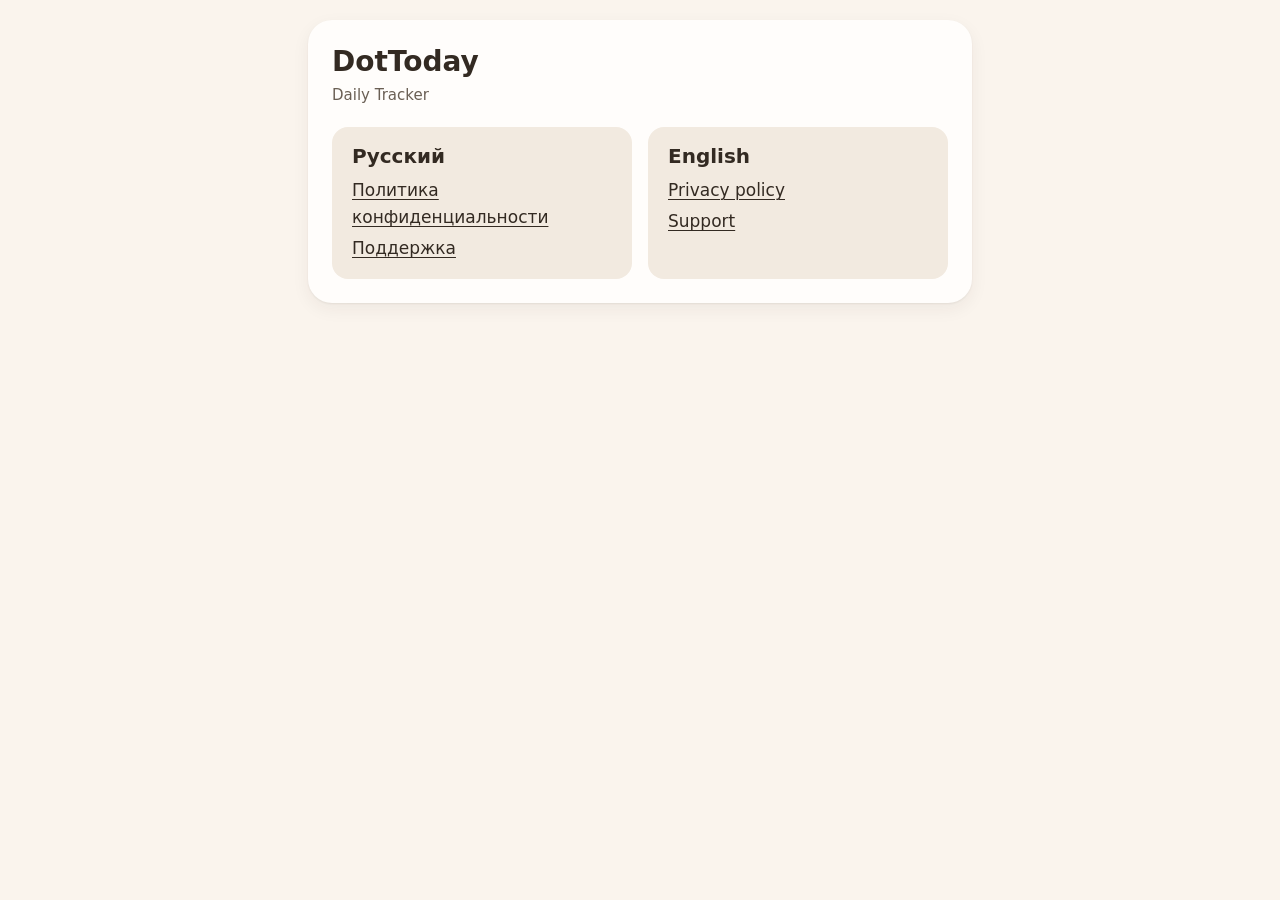
<file: index.html>
<!doctype html>
<html lang="ru">
<head>
  <meta charset="utf-8">
  <meta name="viewport" content="width=device-width, initial-scale=1">
  <meta name="color-scheme" content="only light">
  <title>DotToday</title>
  <meta name="description" content="DotToday: политика конфиденциальности и поддержка. Privacy policy and support.">
  <link rel="icon" href="data:,">
  <link rel="stylesheet" href="style.css">
</head>
<body>
  <div class="page">
    <main class="sheet sheet-first">
      <h1>DotToday</h1>
      <p class="meta" lang="en">Daily Tracker</p>

      <div class="choice">
        <section aria-labelledby="choice-ru">
          <h2 id="choice-ru">Русский</h2>
          <ul>
            <li><a href="ru/privacy.html" hreflang="ru">Политика конфиденциальности</a></li>
            <li><a href="ru/support.html" hreflang="ru">Поддержка</a></li>
          </ul>
        </section>

        <section lang="en" aria-labelledby="choice-en">
          <h2 id="choice-en">English</h2>
          <ul>
            <li><a href="en/privacy.html" hreflang="en">Privacy policy</a></li>
            <li><a href="en/support.html" hreflang="en">Support</a></li>
          </ul>
        </section>
      </div>
    </main>
  </div>
</body>
</html>
</file>
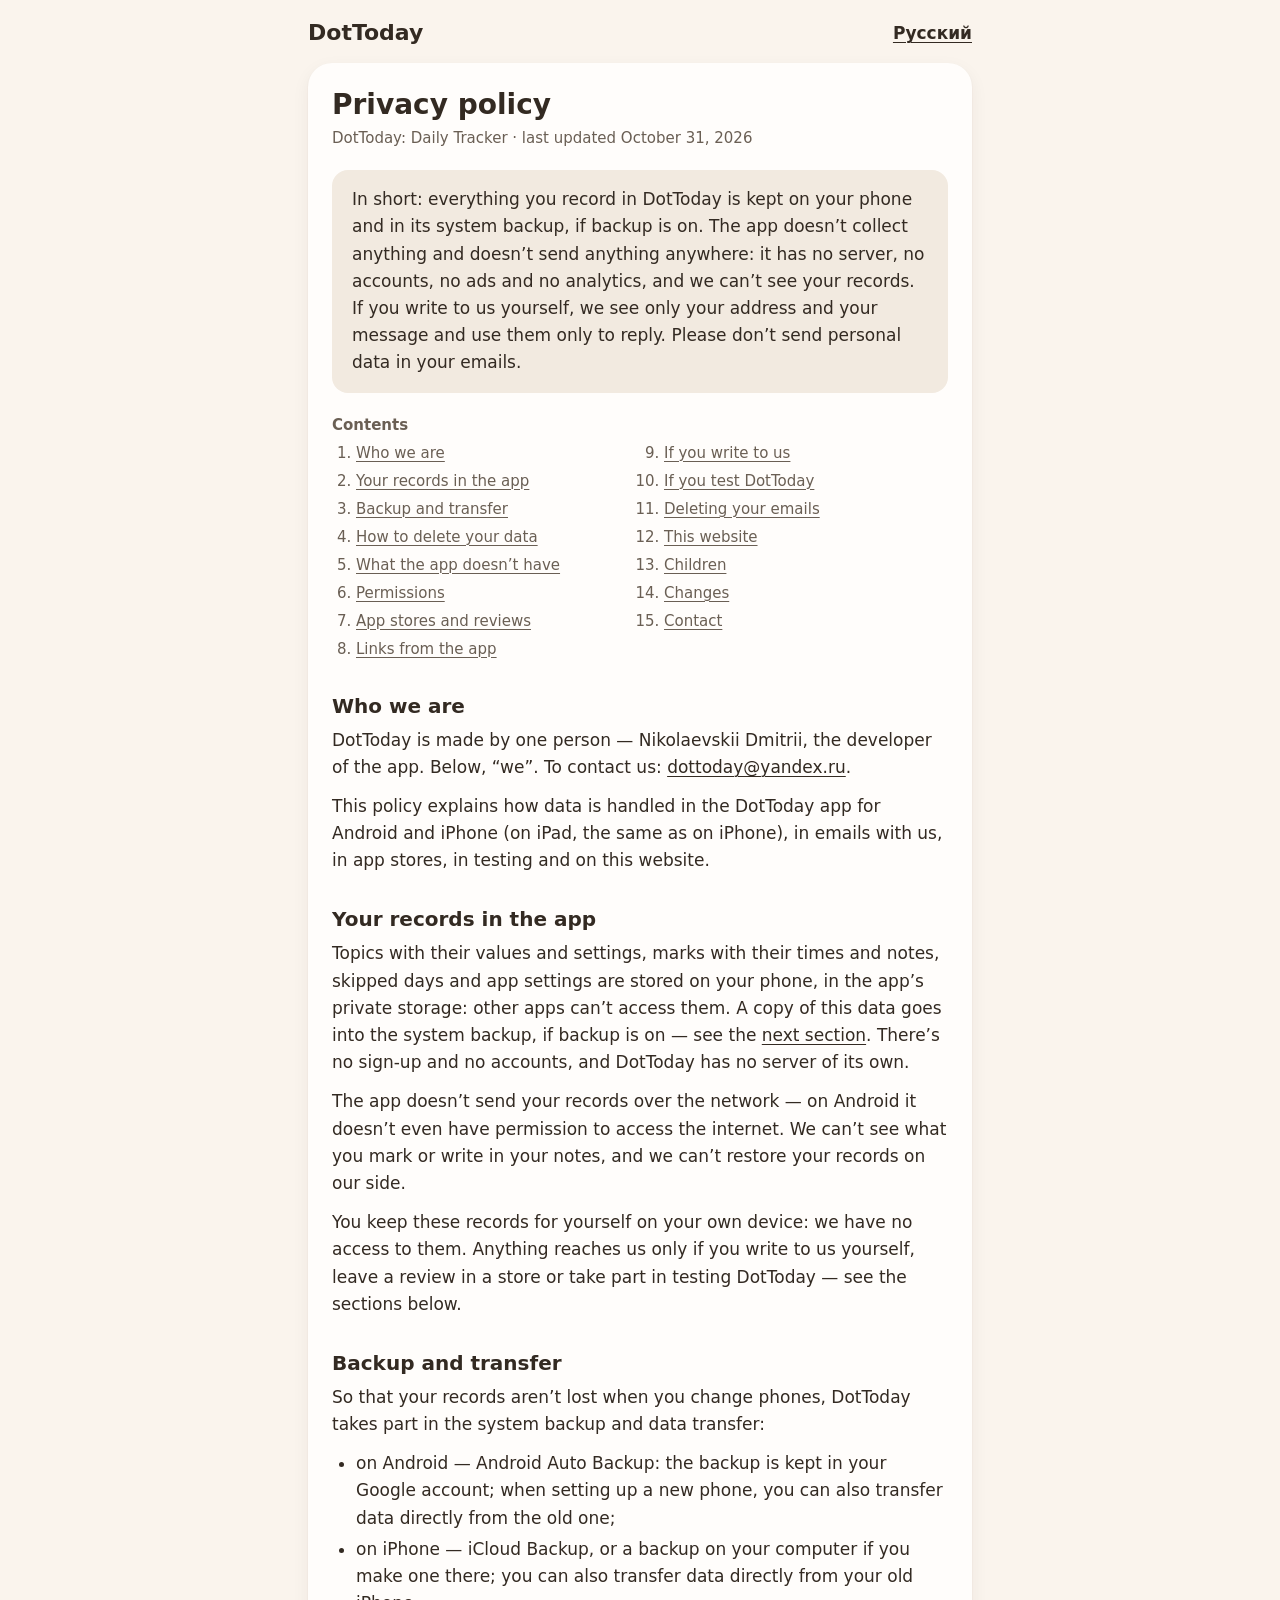
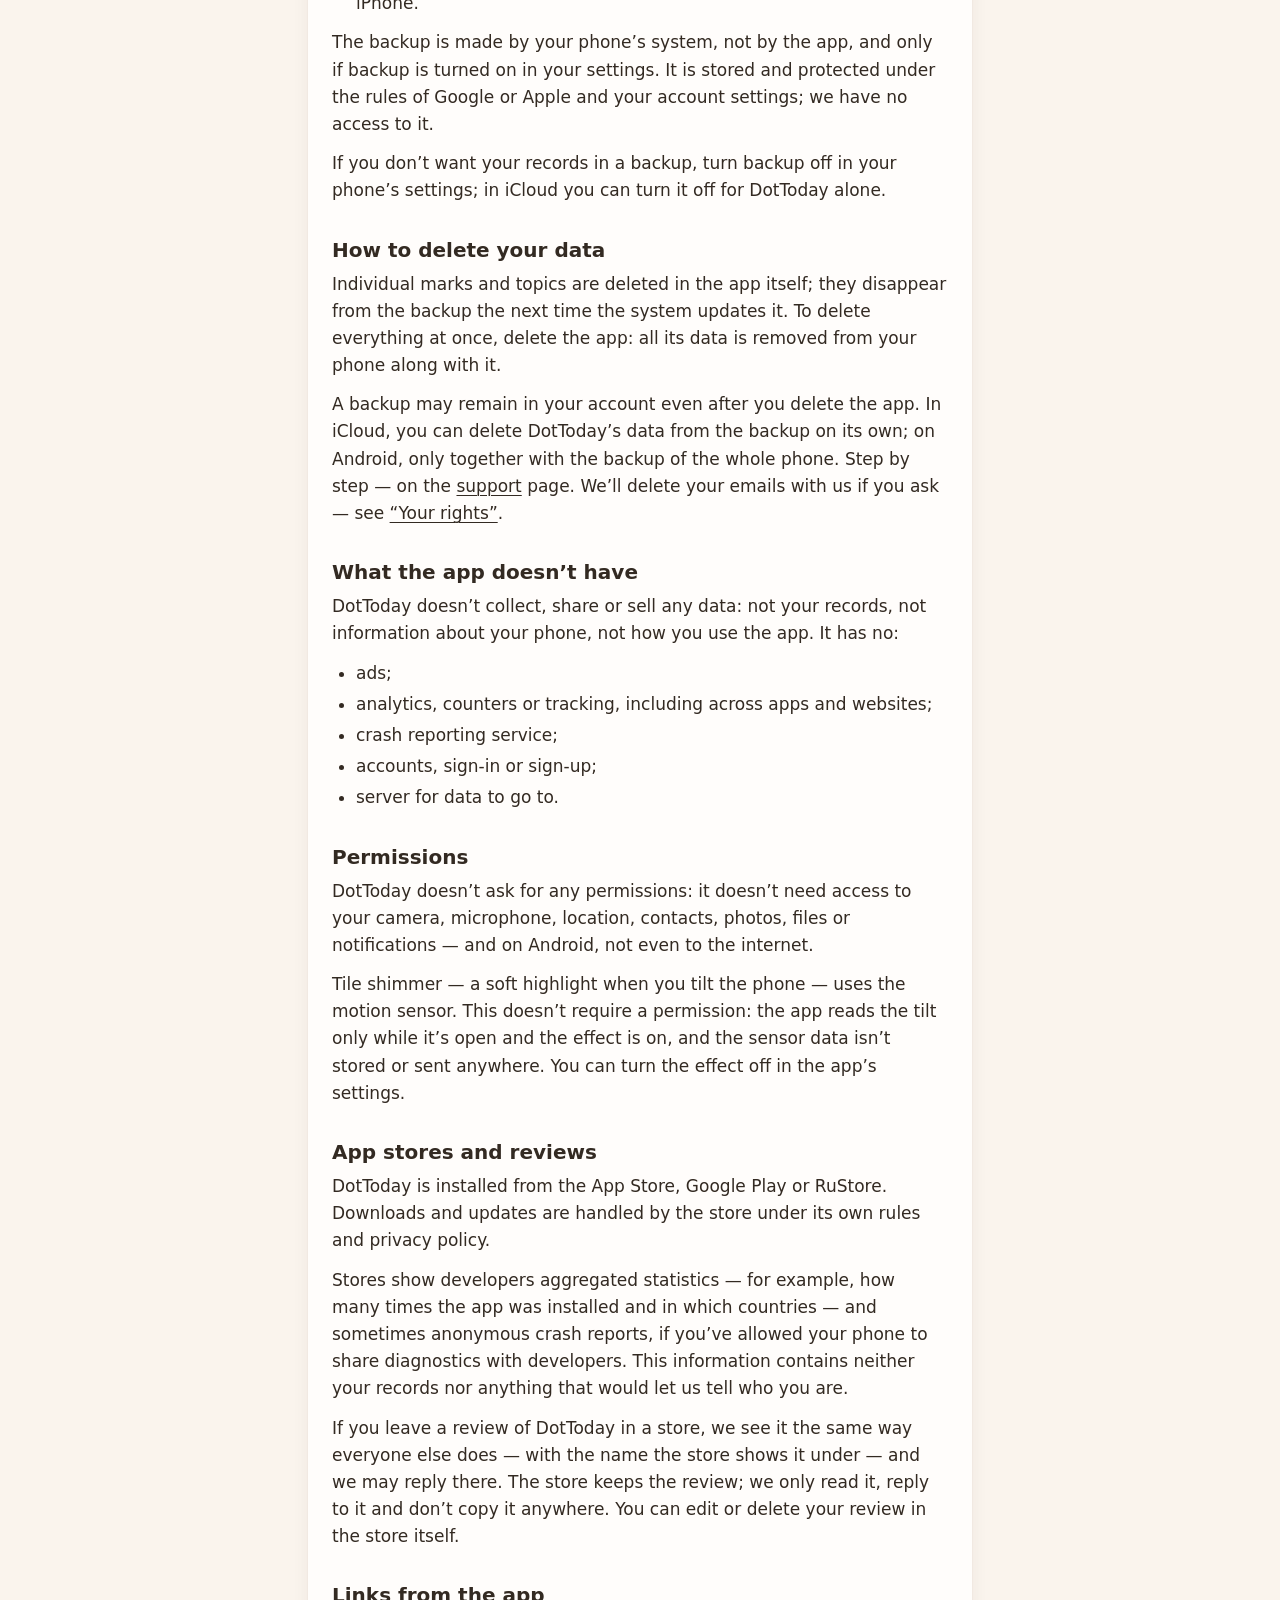
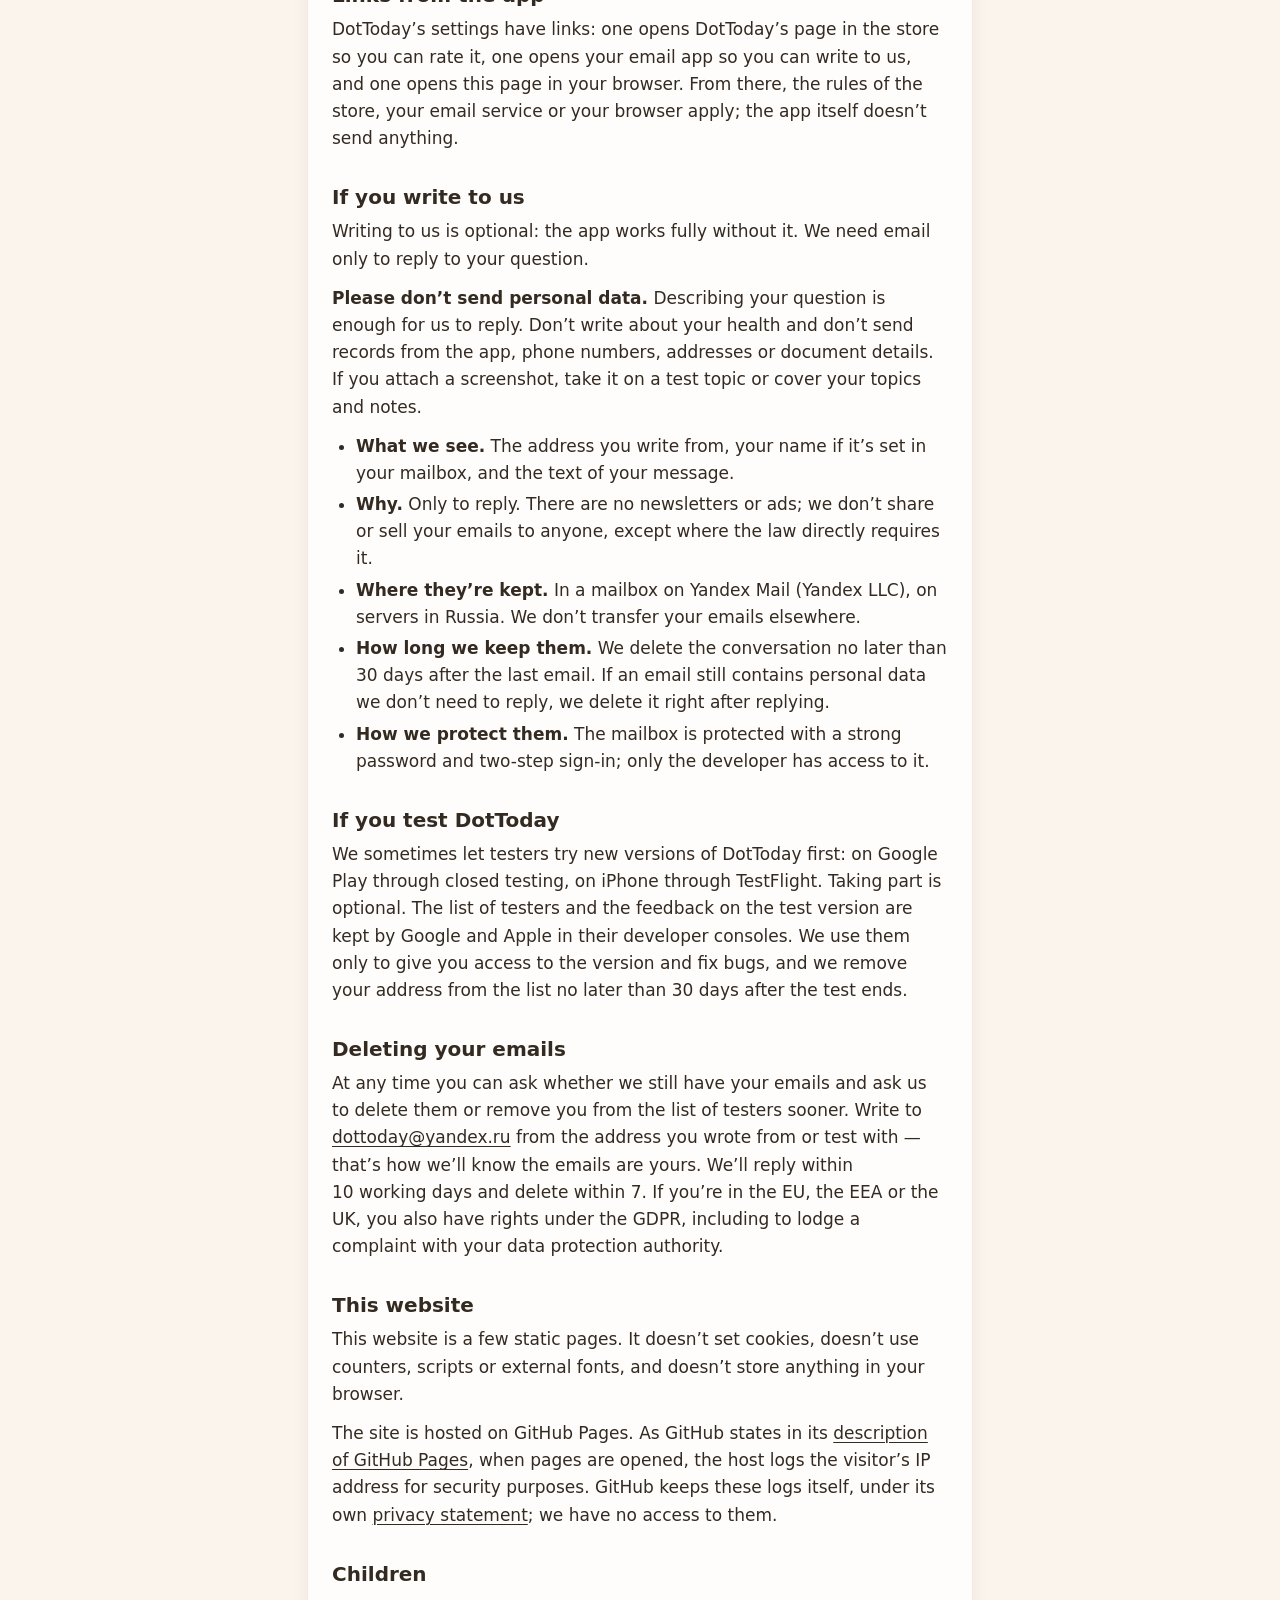
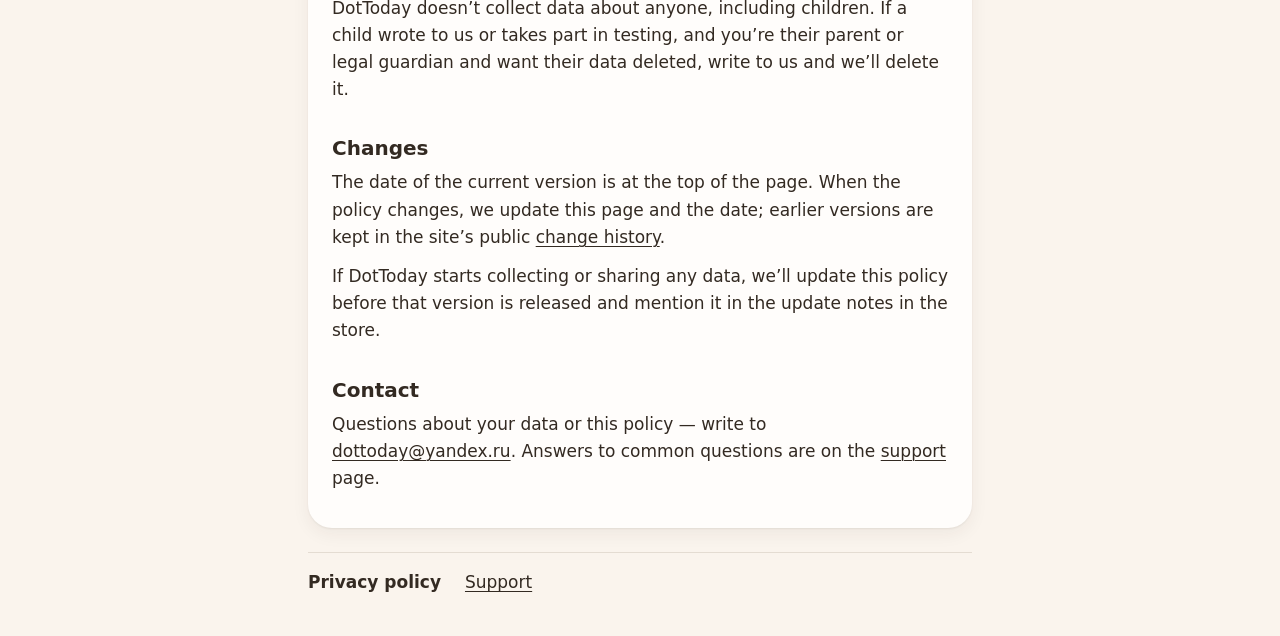
<file: en/privacy.html>
<!doctype html>
<html lang="en">
<head>
  <meta charset="utf-8">
  <meta name="viewport" content="width=device-width, initial-scale=1">
  <meta name="color-scheme" content="only light">
  <title>Privacy policy — DotToday</title>
  <meta name="description" content="DotToday keeps your records on your phone and in its system backup, if backup is on. The app doesn’t collect or share anything.">
  <link rel="icon" href="data:,">
  <link rel="stylesheet" href="../style.css">
  <link rel="alternate" hreflang="ru" href="../ru/privacy.html">
</head>
<body>
  <div class="page">
    <header class="top">
      <a class="mark" href="../index.html">DotToday</a>
      <a class="lang" href="../ru/privacy.html" hreflang="ru" lang="ru">Русский</a>
    </header>

    <main class="sheet">
      <h1>Privacy policy</h1>
      <p class="meta">DotToday: Daily Tracker · last updated <time datetime="2026-10-31">October 31, 2026</time></p>

      <p class="lead">In short: everything you record in DotToday is kept on your phone and in its system backup, if backup is on. The app doesn’t collect anything and doesn’t send anything anywhere: it has no server, no accounts, no ads and no analytics, and we can’t see your records. If you write to us yourself, we see only your address and your message and use them only to reply. Please don’t send personal data in your emails.</p>

      <nav class="toc" aria-labelledby="toc-title">
        <p class="toc-title" id="toc-title">Contents</p>
        <ol>
          <li><a href="#who">Who we are</a></li>
          <li><a href="#app">Your records in the app</a></li>
          <li><a href="#backup">Backup and transfer</a></li>
          <li><a href="#delete">How to delete your data</a></li>
          <li><a href="#not-collected">What the app doesn’t have</a></li>
          <li><a href="#permissions">Permissions</a></li>
          <li><a href="#stores">App stores and reviews</a></li>
          <li><a href="#links">Links from the app</a></li>
          <li><a href="#mail">If you write to us</a></li>
          <li><a href="#testing">If you test DotToday</a></li>
          <li><a href="#rights">Deleting your emails</a></li>
          <li><a href="#site">This website</a></li>
          <li><a href="#children">Children</a></li>
          <li><a href="#changes">Changes</a></li>
          <li><a href="#contacts">Contact</a></li>
        </ol>
      </nav>

      <h2 id="who">Who we are</h2>
      <p>DotToday is made by one person — Nikolaevskii Dmitrii, the developer of the app. Below, “we”. To contact us: <a href="mailto:dottoday@yandex.ru">dottoday@yandex.ru</a>.</p>
      <p>This policy explains how data is handled in the DotToday app for Android and iPhone (on iPad, the same as on iPhone), in emails with us, in app stores, in testing and on this website.</p>

      <h2 id="app">Your records in the app</h2>
      <p>Topics with their values and settings, marks with their times and notes, skipped days and app settings are stored on your phone, in the app’s private storage: other apps can’t access them. A copy of this data goes into the system backup, if backup is on — see the <a href="#backup">next section</a>. There’s no sign-up and no accounts, and DotToday has no server of its own.</p>
      <p>The app doesn’t send your records over the network — on Android it doesn’t even have permission to access the internet. We can’t see what you mark or write in your notes, and we can’t restore your records on our side.</p>
      <p>You keep these records for yourself on your own device: we have no access to them. Anything reaches us only if you write to us yourself, leave a review in a store or take part in testing DotToday — see the sections below.</p>

      <h2 id="backup">Backup and transfer</h2>
      <p>So that your records aren’t lost when you change phones, DotToday takes part in the system backup and data transfer:</p>
      <ul>
        <li>on Android — Android Auto Backup: the backup is kept in your Google account; when setting up a new phone, you can also transfer data directly from the old one;</li>
        <li>on iPhone — iCloud Backup, or a backup on your computer if you make one there; you can also transfer data directly from your old iPhone.</li>
      </ul>
      <p>The backup is made by your phone’s system, not by the app, and only if backup is turned on in your settings. It is stored and protected under the rules of Google or Apple and your account settings; we have no access to it.</p>
      <p>If you don’t want your records in a backup, turn backup off in your phone’s settings; in iCloud you can turn it off for DotToday alone.</p>

      <h2 id="delete">How to delete your data</h2>
      <p>Individual marks and topics are deleted in the app itself; they disappear from the backup the next time the system updates it. To delete everything at once, delete the app: all its data is removed from your phone along with it.</p>
      <p>A backup may remain in your account even after you delete the app. In iCloud, you can delete DotToday’s data from the backup on its own; on Android, only together with the backup of the whole phone. Step by step — on the <a href="support.html#delete">support</a> page. We’ll delete your emails with us if you ask — see <a href="#rights">“Your rights”</a>.</p>

      <h2 id="not-collected">What the app doesn’t have</h2>
      <p>DotToday doesn’t collect, share or sell any data: not your records, not information about your phone, not how you use the app. It has no:</p>
      <ul>
        <li>ads;</li>
        <li>analytics, counters or tracking, including across apps and websites;</li>
        <li>crash reporting service;</li>
        <li>accounts, sign-in or sign-up;</li>
        <li>server for data to go to.</li>
      </ul>

      <h2 id="permissions">Permissions</h2>
      <p>DotToday doesn’t ask for any permissions: it doesn’t need access to your camera, microphone, location, contacts, photos, files or notifications — and on Android, not even to the internet.</p>
      <p>Tile shimmer — a soft highlight when you tilt the phone — uses the motion sensor. This doesn’t require a permission: the app reads the tilt only while it’s open and the effect is on, and the sensor data isn’t stored or sent anywhere. You can turn the effect off in the app’s settings.</p>

      <h2 id="stores">App stores and reviews</h2>
      <p>DotToday is installed from the App Store, Google Play or RuStore. Downloads and updates are handled by the store under its own rules and privacy policy.</p>
      <p>Stores show developers aggregated statistics — for example, how many times the app was installed and in which countries — and sometimes anonymous crash reports, if you’ve allowed your phone to share diagnostics with developers. This information contains neither your records nor anything that would let us tell who you are.</p>
      <p>If you leave a review of DotToday in a store, we see it the same way everyone else does — with the name the store shows it under — and we may reply there. The store keeps the review; we only read it, reply to it and don’t copy it anywhere. You can edit or delete your review in the store itself.</p>

      <h2 id="links">Links from the app</h2>
      <p>DotToday’s settings have links: one opens DotToday’s page in the store so you can rate it, one opens your email app so you can write to us, and one opens this page in your browser. From there, the rules of the store, your email service or your browser apply; the app itself doesn’t send anything.</p>

      <h2 id="mail">If you write to us</h2>
      <p>Writing to us is optional: the app works fully without it. We need email only to reply to your question.</p>
      <p><strong>Please don’t send personal data.</strong> Describing your question is enough for us to reply. Don’t write about your health and don’t send records from the app, phone numbers, addresses or document details. If you attach a screenshot, take it on a test topic or cover your topics and notes.</p>
      <ul>
        <li><strong>What we see.</strong> The address you write from, your name if it’s set in your mailbox, and the text of your message.</li>
        <li><strong>Why.</strong> Only to reply. There are no newsletters or ads; we don’t share or sell your emails to anyone, except where the law directly requires it.</li>
        <li><strong>Where they’re kept.</strong> In a mailbox on Yandex Mail (Yandex LLC), on servers in Russia. We don’t transfer your emails elsewhere.</li>
        <li><strong>How long we keep them.</strong> We delete the conversation no later than 30&nbsp;days after the last email. If an email still contains personal data we don’t need to reply, we delete it right after replying.</li>
        <li><strong>How we protect them.</strong> The mailbox is protected with a strong password and two-step sign-in; only the developer has access to it.</li>
      </ul>

      <h2 id="testing">If you test DotToday</h2>
      <p>We sometimes let testers try new versions of DotToday first: on Google Play through closed testing, on iPhone through TestFlight. Taking part is optional. The list of testers and the feedback on the test version are kept by Google and Apple in their developer consoles. We use them only to give you access to the version and fix bugs, and we remove your address from the list no later than 30&nbsp;days after the test ends.</p>

      <h2 id="rights">Deleting your emails</h2>
      <p>At any time you can ask whether we still have your emails and ask us to delete them or remove you from the list of testers sooner. Write to <a href="mailto:dottoday@yandex.ru">dottoday@yandex.ru</a> from the address you wrote from or test with — that’s how we’ll know the emails are yours. We’ll reply within 10&nbsp;working days and delete within 7. If you’re in the EU, the EEA or the UK, you also have rights under the GDPR, including to lodge a complaint with your data protection authority.</p>

      <h2 id="site">This website</h2>
      <p>This website is a few static pages. It doesn’t set cookies, doesn’t use counters, scripts or external fonts, and doesn’t store anything in your browser.</p>
      <p>The site is hosted on GitHub Pages. As GitHub states in its <a href="https://docs.github.com/en/pages/getting-started-with-github-pages/about-github-pages#data-collection">description of GitHub Pages</a>, when pages are opened, the host logs the visitor’s IP address for security purposes. GitHub keeps these logs itself, under its own <a href="https://docs.github.com/en/site-policy/privacy-policies/github-general-privacy-statement">privacy statement</a>; we have no access to them.</p>

      <h2 id="children">Children</h2>
      <p>DotToday doesn’t collect data about anyone, including children. If a child wrote to us or takes part in testing, and you’re their parent or legal guardian and want their data deleted, write to us and we’ll delete it.</p>

      <h2 id="changes">Changes</h2>
      <p>The date of the current version is at the top of the page. When the policy changes, we update this page and the date; earlier versions are kept in the site’s public <a href="https://github.com/DmitryWake/dottoday-site/commits/main">change history</a>.</p>
      <p>If DotToday starts collecting or sharing any data, we’ll update this policy before that version is released and mention it in the update notes in the store.</p>

      <h2 id="contacts">Contact</h2>
      <p>Questions about your data or this policy — write to <a href="mailto:dottoday@yandex.ru">dottoday@yandex.ru</a>. Answers to common questions are on the <a href="support.html">support</a> page.</p>
    </main>

    <footer class="foot">
      <nav aria-label="Site pages">
        <ul>
          <li><a href="privacy.html" aria-current="page">Privacy policy</a></li>
          <li><a href="support.html">Support</a></li>
        </ul>
      </nav>
    </footer>
  </div>
</body>
</html>
</file>
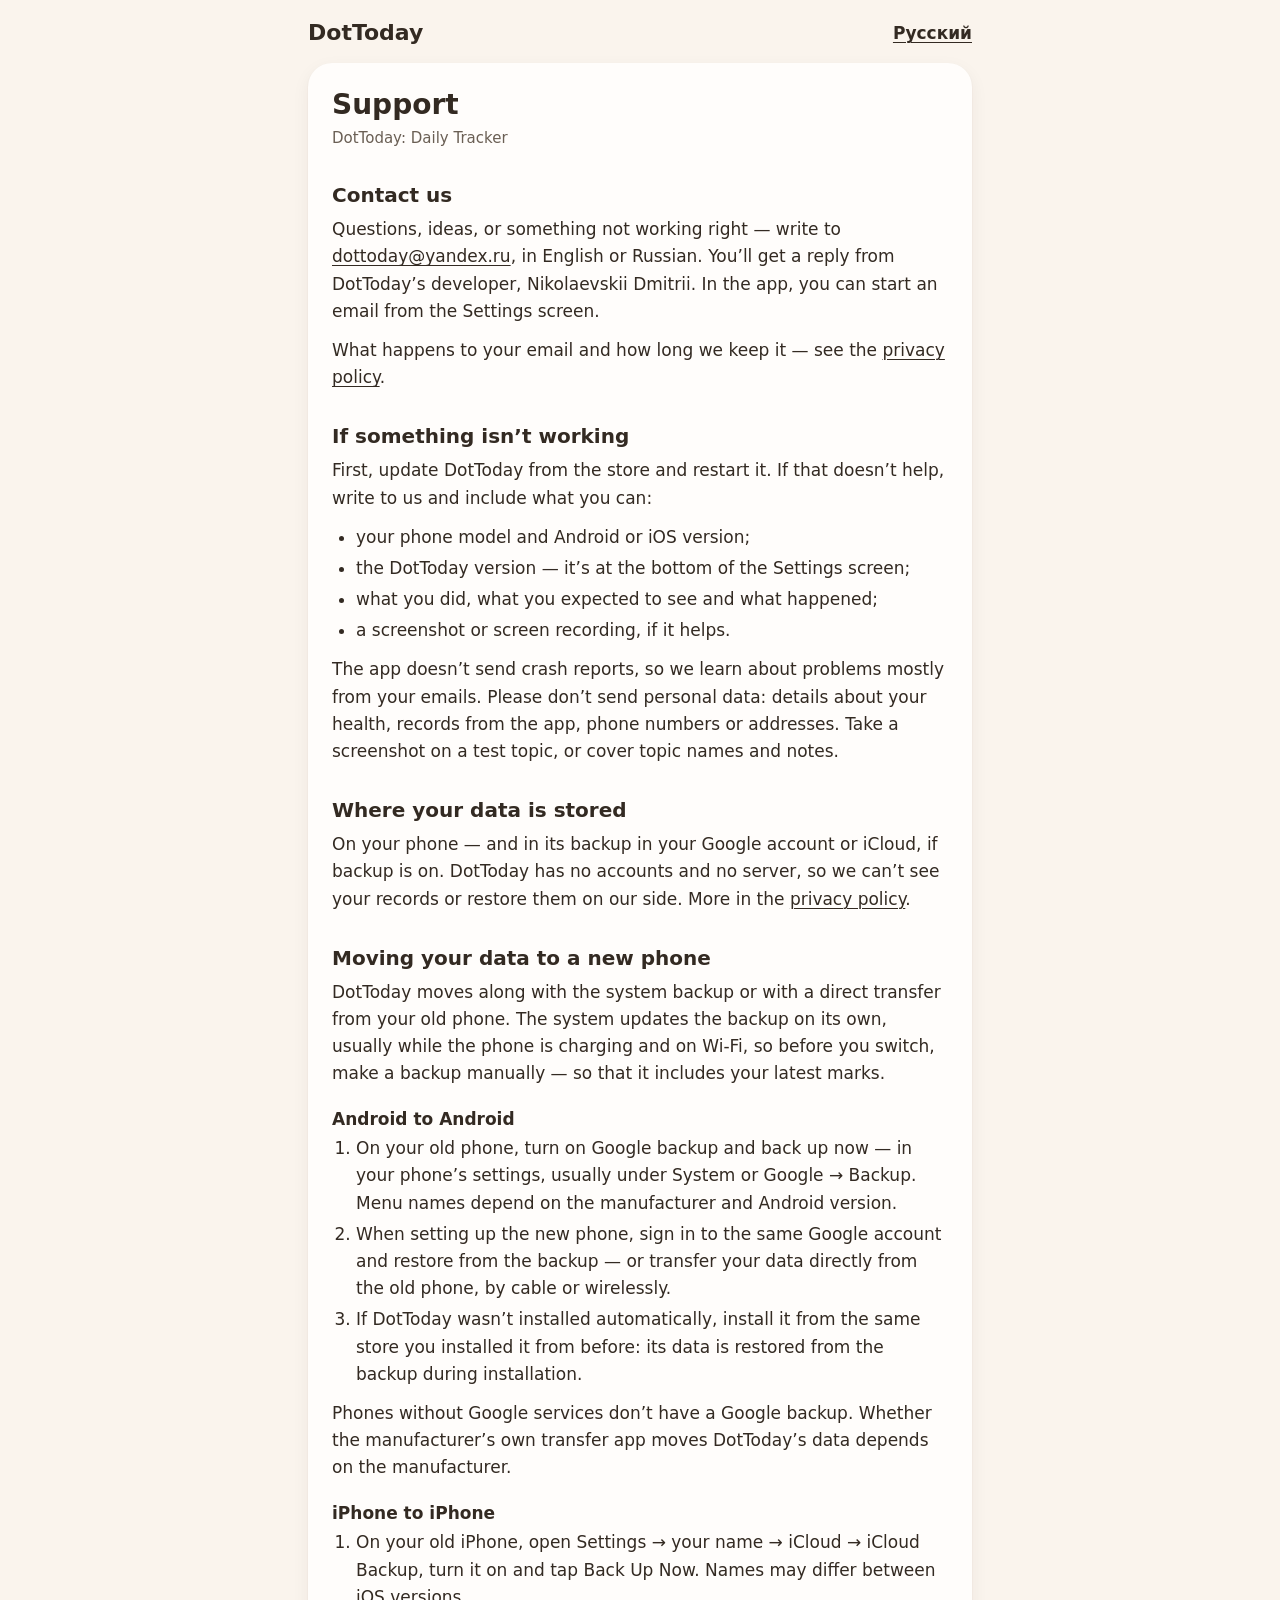
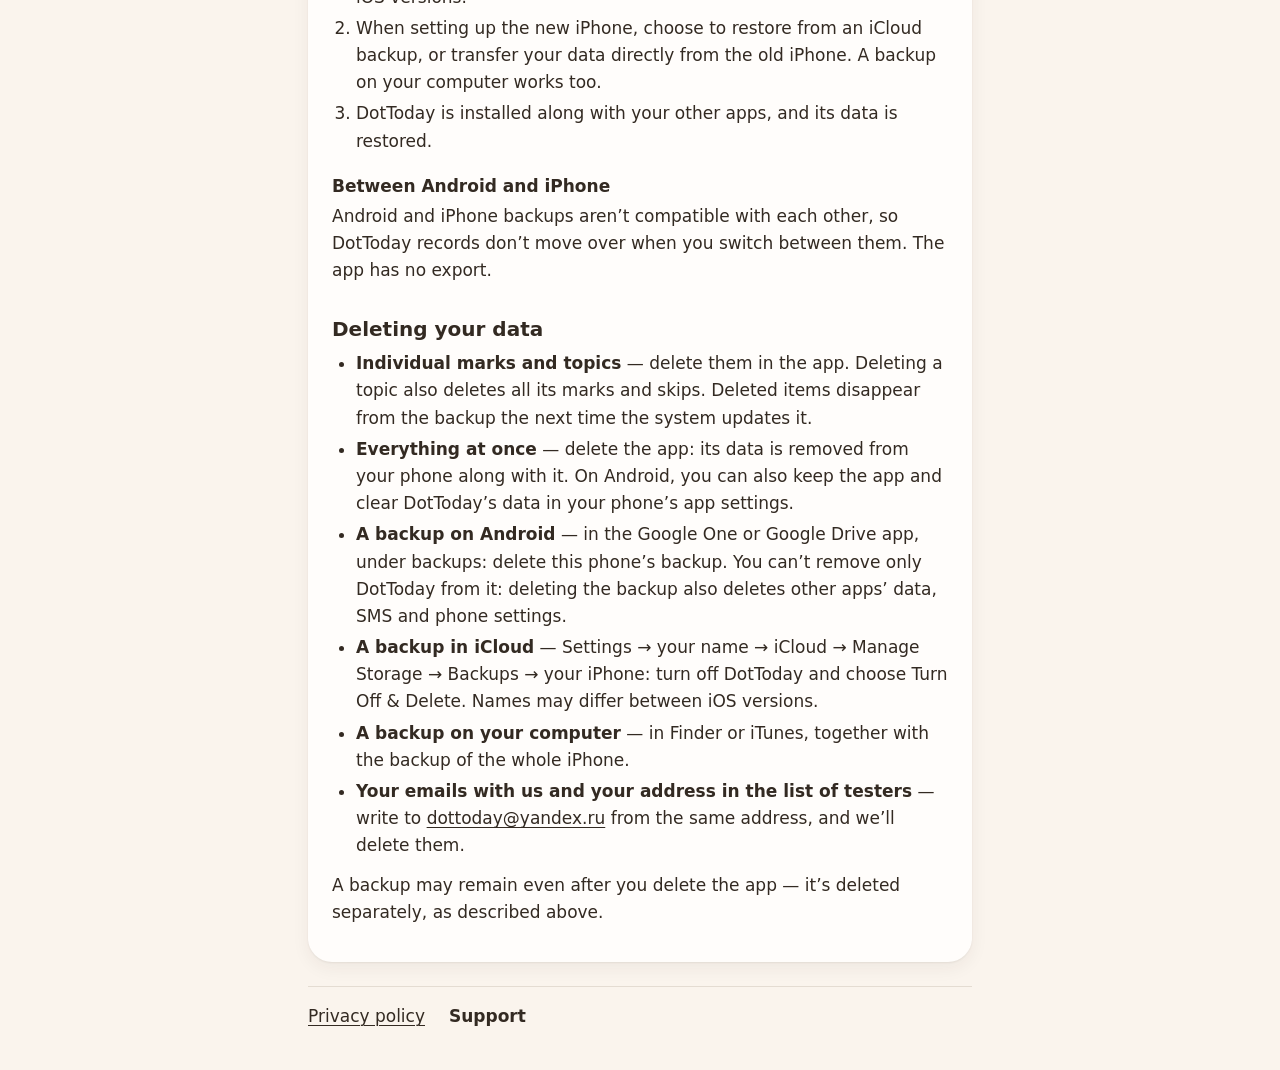
<file: en/support.html>
<!doctype html>
<html lang="en">
<head>
  <meta charset="utf-8">
  <meta name="viewport" content="width=device-width, initial-scale=1">
  <meta name="color-scheme" content="only light">
  <title>Support — DotToday</title>
  <meta name="description" content="How to contact us, what to include in your email, where DotToday keeps your data, how to move it to a new phone and how to delete it.">
  <link rel="icon" href="data:,">
  <link rel="stylesheet" href="../style.css">
  <link rel="alternate" hreflang="ru" href="../ru/support.html">
</head>
<body>
  <div class="page">
    <header class="top">
      <a class="mark" href="../index.html">DotToday</a>
      <a class="lang" href="../ru/support.html" hreflang="ru" lang="ru">Русский</a>
    </header>

    <main class="sheet">
      <h1>Support</h1>
      <p class="meta">DotToday: Daily Tracker</p>

      <h2 id="contact">Contact us</h2>
      <p>Questions, ideas, or something not working right — write to <a href="mailto:dottoday@yandex.ru">dottoday@yandex.ru</a>, in English or Russian. You’ll get a reply from DotToday’s developer, Nikolaevskii Dmitrii. In the app, you can start an email from the Settings screen.</p>
      <p>What happens to your email and how long we keep it — see the <a href="privacy.html#mail">privacy policy</a>.</p>

      <h2 id="problem">If something isn’t working</h2>
      <p>First, update DotToday from the store and restart it. If that doesn’t help, write to us and include what you can:</p>
      <ul>
        <li>your phone model and Android or iOS version;</li>
        <li>the DotToday version — it’s at the bottom of the Settings screen;</li>
        <li>what you did, what you expected to see and what happened;</li>
        <li>a screenshot or screen recording, if it helps.</li>
      </ul>
      <p>The app doesn’t send crash reports, so we learn about problems mostly from your emails. Please don’t send personal data: details about your health, records from the app, phone numbers or addresses. Take a screenshot on a test topic, or cover topic names and notes.</p>

      <h2 id="data">Where your data is stored</h2>
      <p>On your phone — and in its backup in your Google account or iCloud, if backup is on. DotToday has no accounts and no server, so we can’t see your records or restore them on our side. More in the <a href="privacy.html">privacy policy</a>.</p>

      <h2 id="transfer">Moving your data to a new phone</h2>
      <p>DotToday moves along with the system backup or with a direct transfer from your old phone. The system updates the backup on its own, usually while the phone is charging and on Wi-Fi, so before you switch, make a backup manually — so that it includes your latest marks.</p>

      <h3>Android to Android</h3>
      <ol>
        <li>On your old phone, turn on Google backup and back up now — in your phone’s settings, usually under System or Google → Backup. Menu names depend on the manufacturer and Android version.</li>
        <li>When setting up the new phone, sign in to the same Google account and restore from the backup — or transfer your data directly from the old phone, by cable or wirelessly.</li>
        <li>If DotToday wasn’t installed automatically, install it from the same store you installed it from before: its data is restored from the backup during installation.</li>
      </ol>
      <p>Phones without Google services don’t have a Google backup. Whether the manufacturer’s own transfer app moves DotToday’s data depends on the manufacturer.</p>

      <h3>iPhone to iPhone</h3>
      <ol>
        <li>On your old iPhone, open Settings → your name → iCloud → iCloud Backup, turn it on and tap Back Up Now. Names may differ between iOS versions.</li>
        <li>When setting up the new iPhone, choose to restore from an iCloud backup, or transfer your data directly from the old iPhone. A backup on your computer works too.</li>
        <li>DotToday is installed along with your other apps, and its data is restored.</li>
      </ol>

      <h3>Between Android and iPhone</h3>
      <p>Android and iPhone backups aren’t compatible with each other, so DotToday records don’t move over when you switch between them. The app has no export.</p>

      <h2 id="delete">Deleting your data</h2>
      <ul>
        <li><strong>Individual marks and topics</strong> — delete them in the app. Deleting a topic also deletes all its marks and skips. Deleted items disappear from the backup the next time the system updates it.</li>
        <li><strong>Everything at once</strong> — delete the app: its data is removed from your phone along with it. On Android, you can also keep the app and clear DotToday’s data in your phone’s app settings.</li>
        <li><strong>A backup on Android</strong> — in the Google One or Google Drive app, under backups: delete this phone’s backup. You can’t remove only DotToday from it: deleting the backup also deletes other apps’ data, SMS and phone settings.</li>
        <li><strong>A backup in iCloud</strong> — Settings → your name → iCloud → Manage Storage → Backups → your iPhone: turn off DotToday and choose Turn Off &amp; Delete. Names may differ between iOS versions.</li>
        <li><strong>A backup on your computer</strong> — in Finder or iTunes, together with the backup of the whole iPhone.</li>
        <li><strong>Your emails with us and your address in the list of testers</strong> — write to <a href="mailto:dottoday@yandex.ru">dottoday@yandex.ru</a> from the same address, and we’ll delete them.</li>
      </ul>
      <p>A backup may remain even after you delete the app — it’s deleted separately, as described above.</p>
    </main>

    <footer class="foot">
      <nav aria-label="Site pages">
        <ul>
          <li><a href="privacy.html">Privacy policy</a></li>
          <li><a href="support.html" aria-current="page">Support</a></li>
        </ul>
      </nav>
    </footer>
  </div>
</body>
</html>
</file>
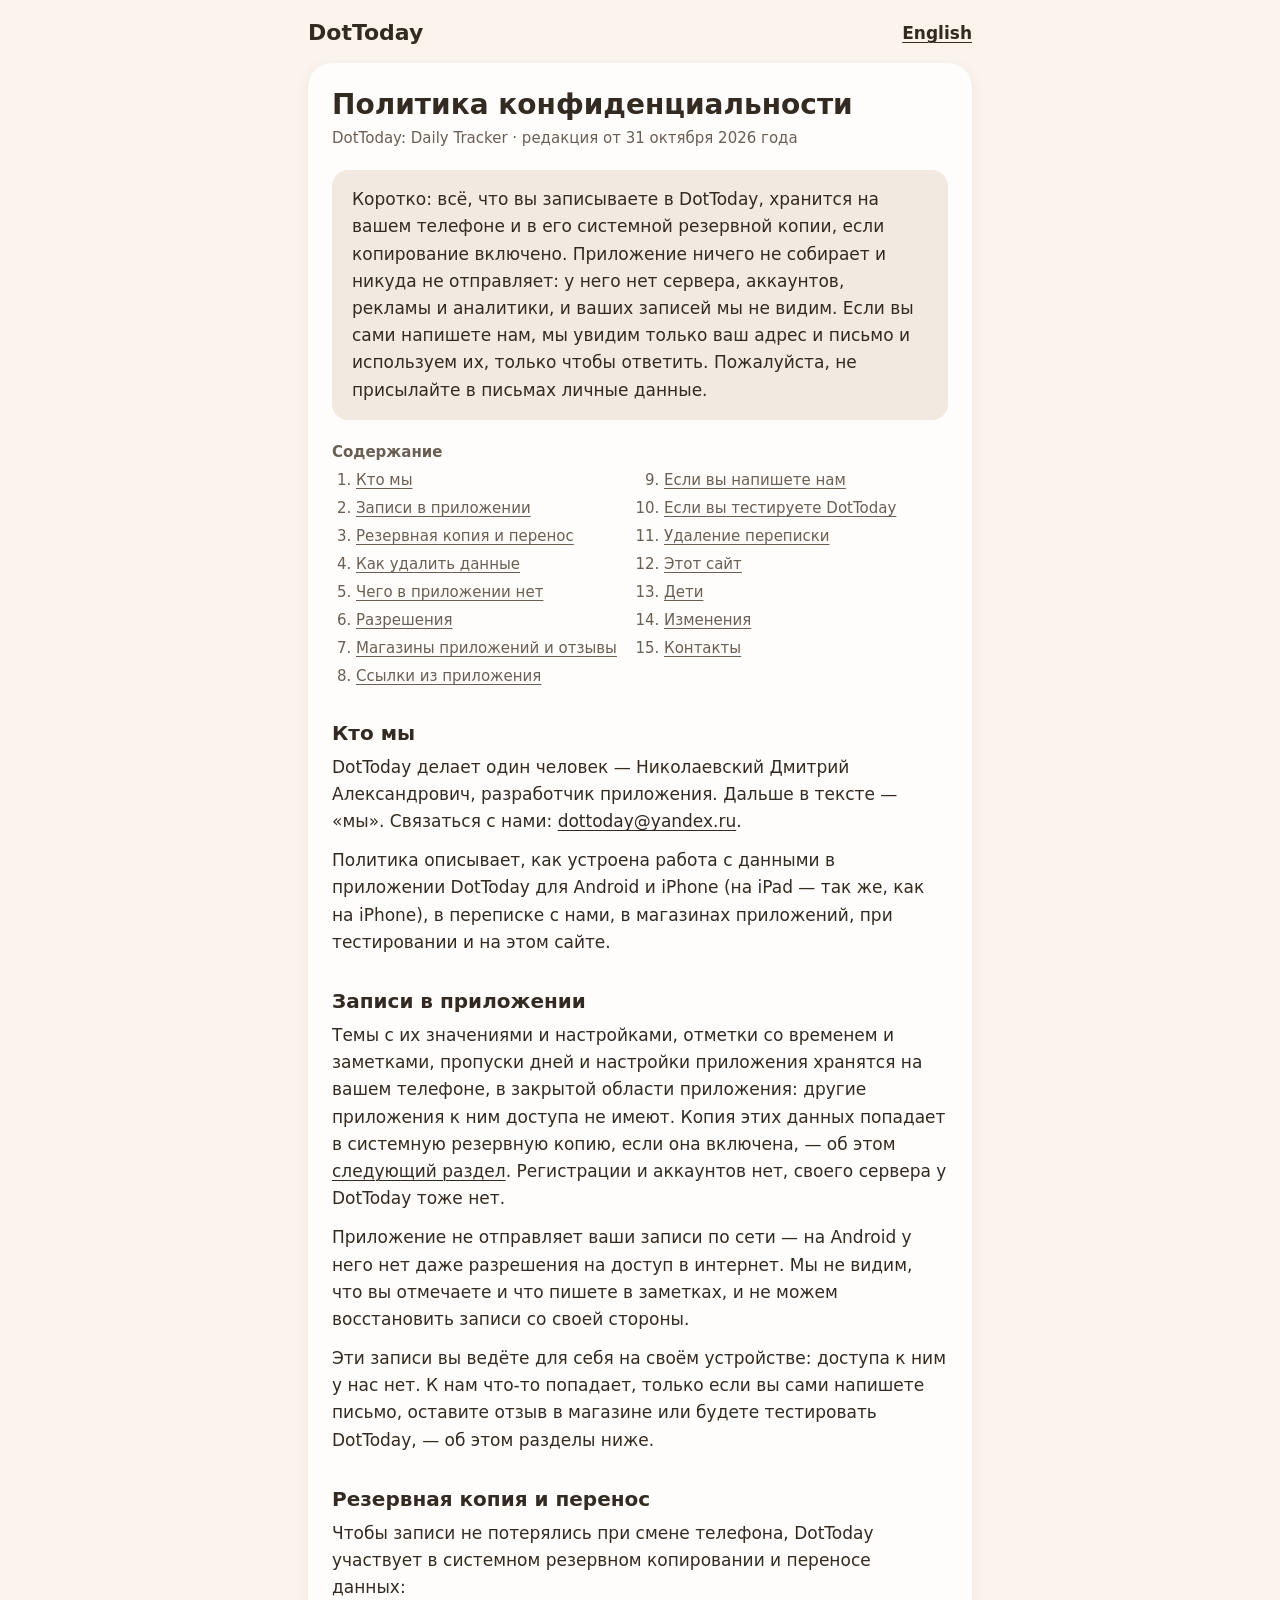
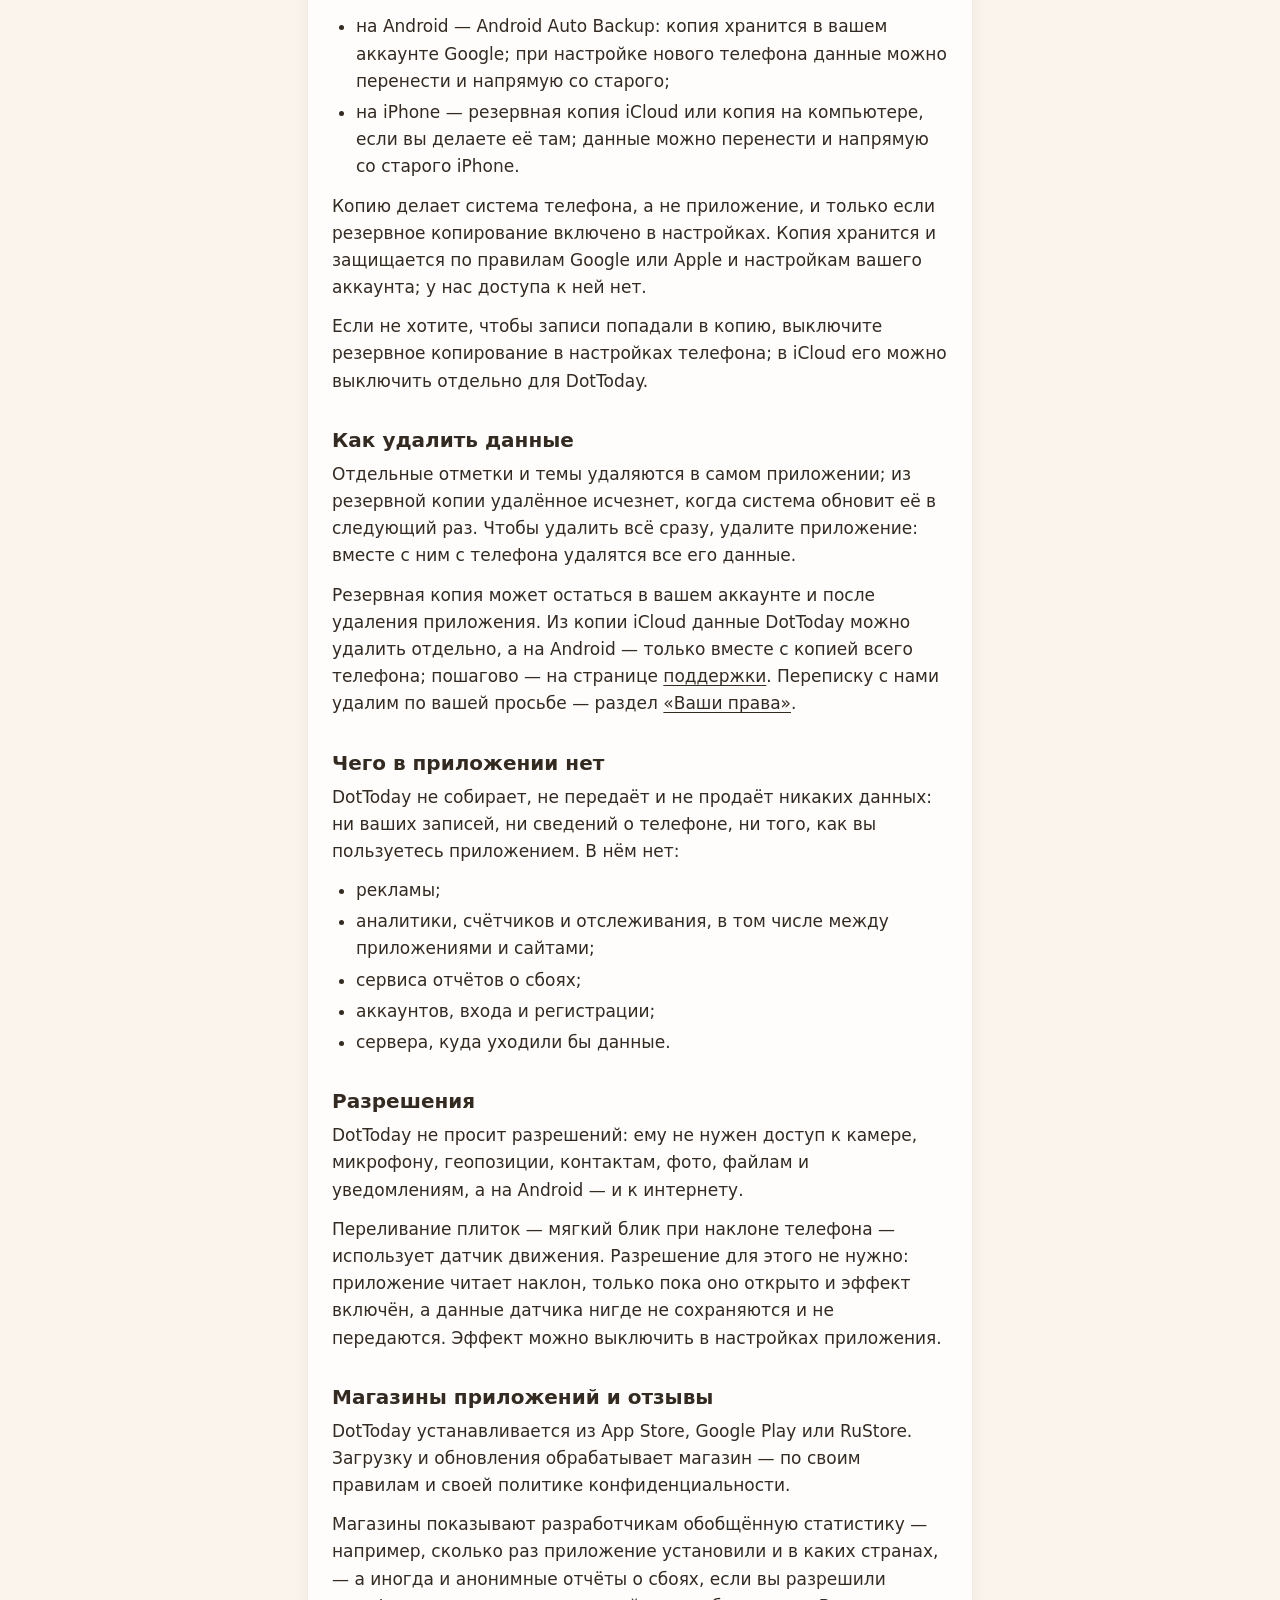
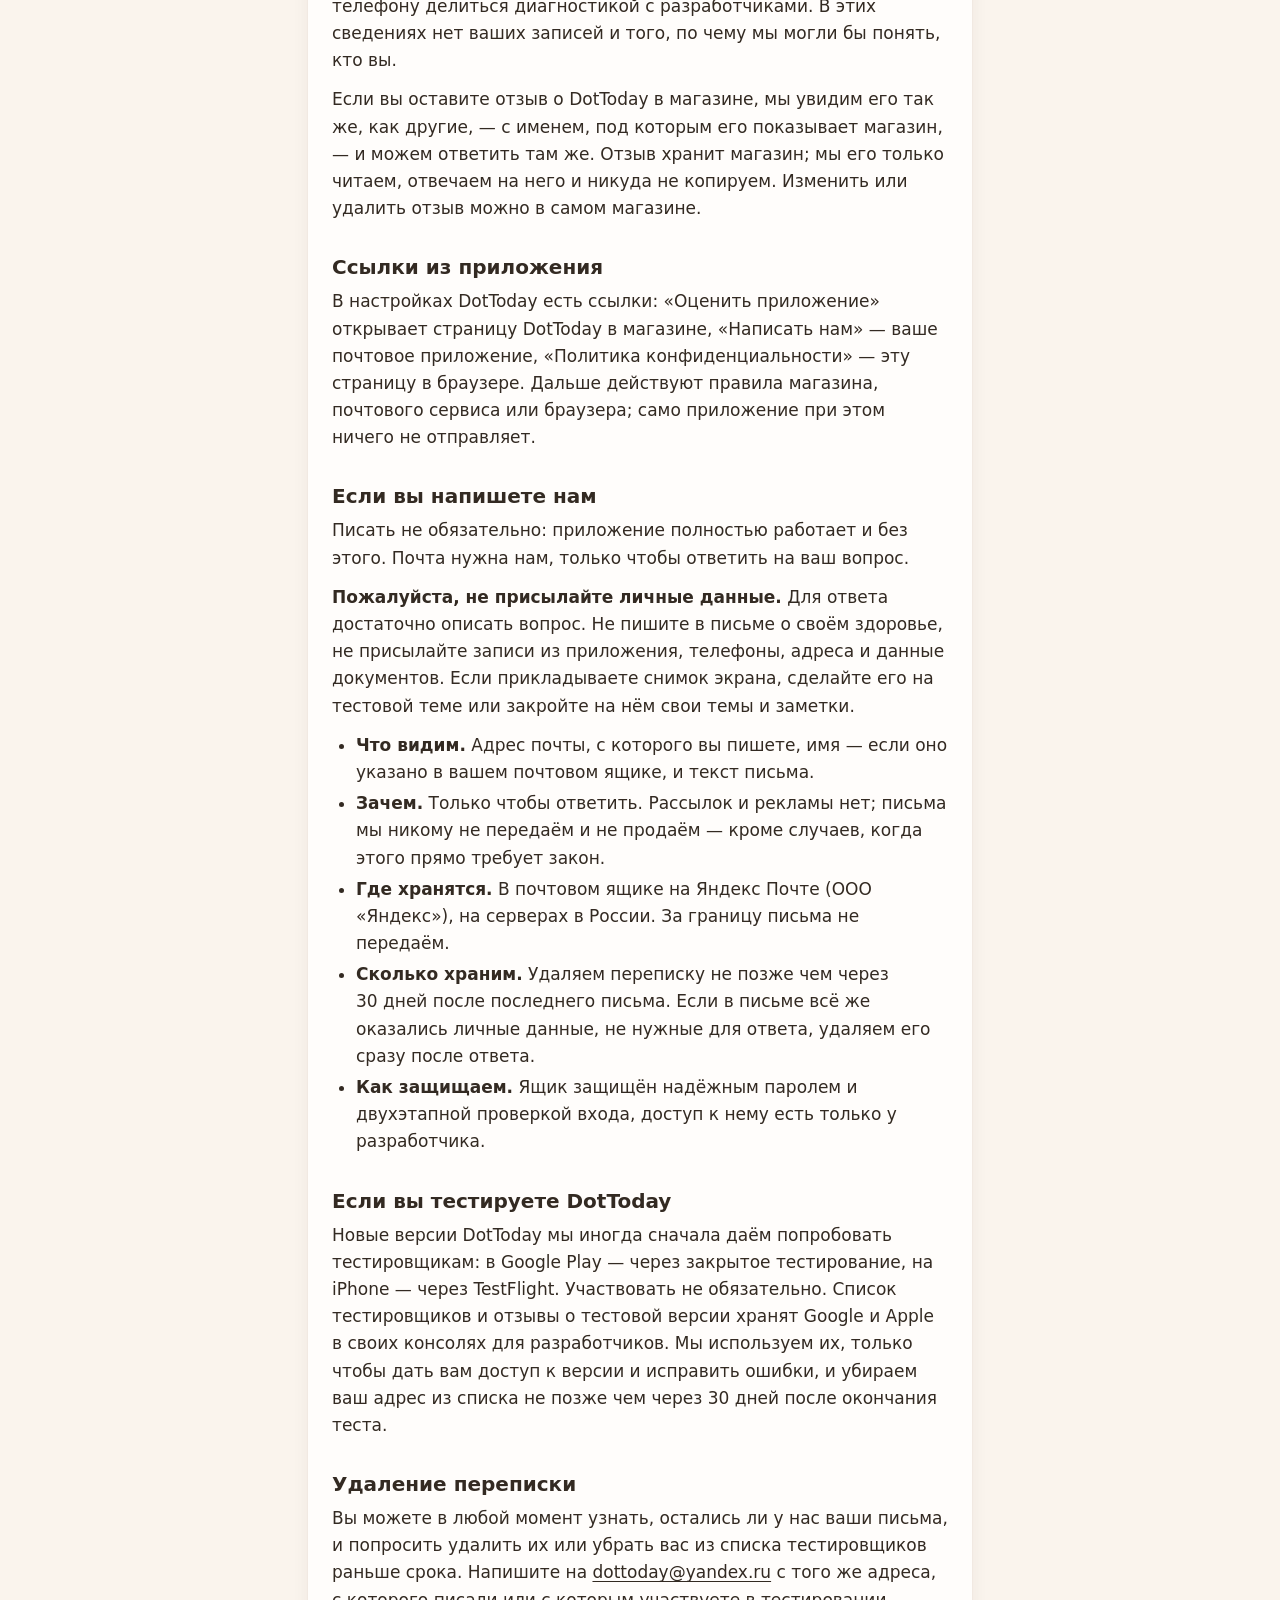
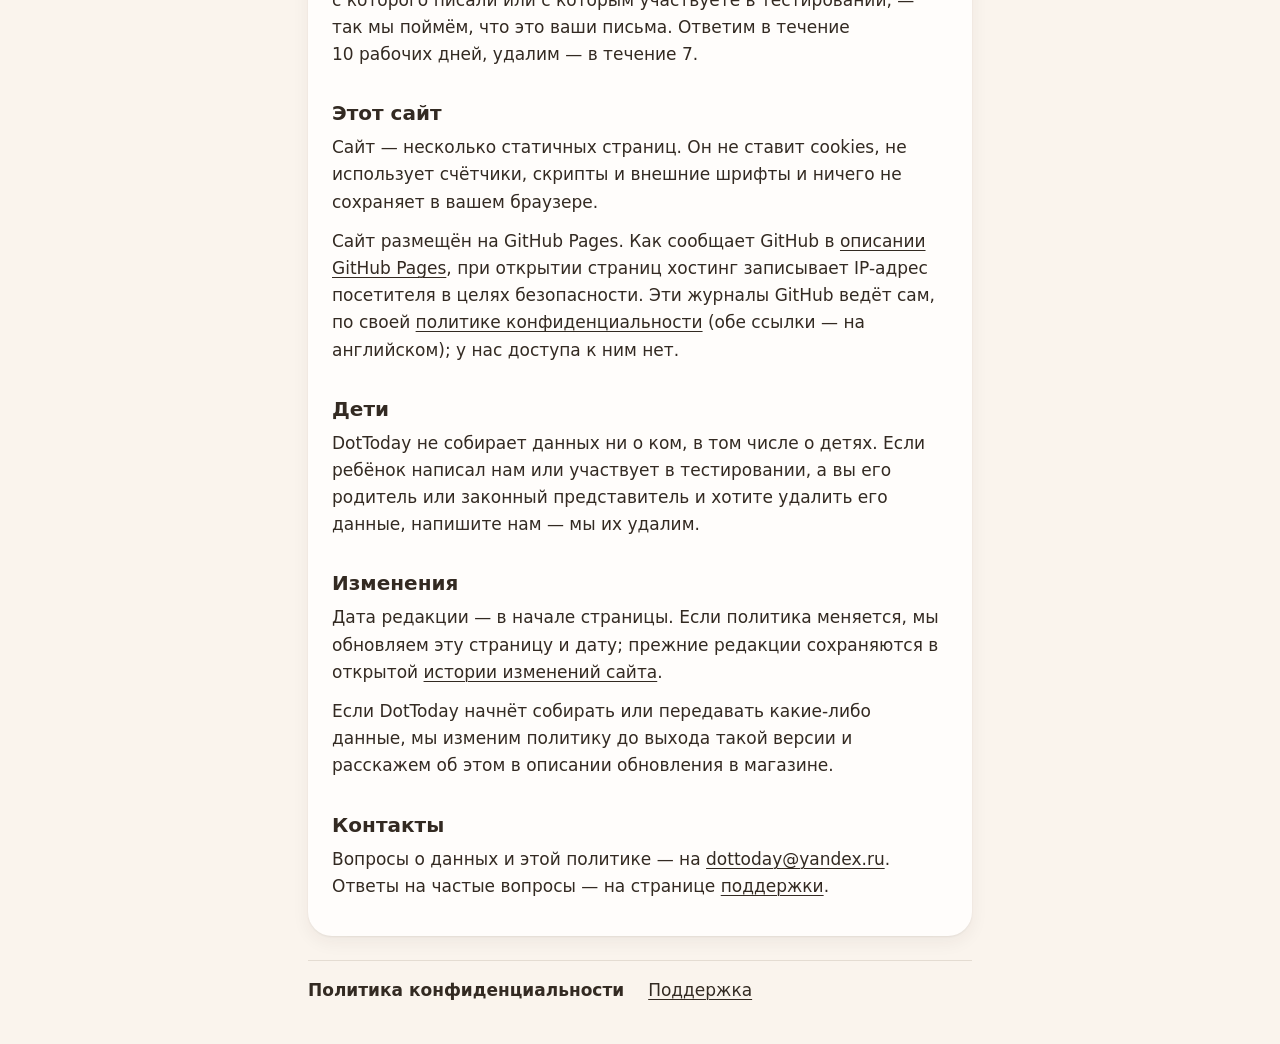
<file: ru/privacy.html>
<!doctype html>
<html lang="ru">
<head>
  <meta charset="utf-8">
  <meta name="viewport" content="width=device-width, initial-scale=1">
  <meta name="color-scheme" content="only light">
  <title>Политика конфиденциальности — DotToday</title>
  <meta name="description" content="Записи DotToday хранятся на вашем телефоне и в его системной резервной копии, если она включена. Приложение ничего не собирает и не передаёт.">
  <link rel="icon" href="data:,">
  <link rel="stylesheet" href="../style.css">
  <link rel="alternate" hreflang="en" href="../en/privacy.html">
</head>
<body>
  <div class="page">
    <header class="top">
      <a class="mark" href="../index.html">DotToday</a>
      <a class="lang" href="../en/privacy.html" hreflang="en" lang="en">English</a>
    </header>

    <main class="sheet">
      <h1>Политика конфиденциальности</h1>
      <p class="meta">DotToday: Daily Tracker · редакция от <time datetime="2026-10-31">31 октября 2026&nbsp;года</time></p>

      <p class="lead">Коротко: всё, что вы записываете в DotToday, хранится на вашем телефоне и в его системной резервной копии, если копирование включено. Приложение ничего не собирает и никуда не отправляет: у него нет сервера, аккаунтов, рекламы и аналитики, и ваших записей мы не видим. Если вы сами напишете нам, мы увидим только ваш адрес и письмо и используем их, только чтобы ответить. Пожалуйста, не присылайте в письмах личные данные.</p>

      <nav class="toc" aria-labelledby="toc-title">
        <p class="toc-title" id="toc-title">Содержание</p>
        <ol>
          <li><a href="#who">Кто мы</a></li>
          <li><a href="#app">Записи в приложении</a></li>
          <li><a href="#backup">Резервная копия и перенос</a></li>
          <li><a href="#delete">Как удалить данные</a></li>
          <li><a href="#not-collected">Чего в приложении нет</a></li>
          <li><a href="#permissions">Разрешения</a></li>
          <li><a href="#stores">Магазины приложений и отзывы</a></li>
          <li><a href="#links">Ссылки из приложения</a></li>
          <li><a href="#mail">Если вы напишете нам</a></li>
          <li><a href="#testing">Если вы тестируете DotToday</a></li>
          <li><a href="#rights">Удаление переписки</a></li>
          <li><a href="#site">Этот сайт</a></li>
          <li><a href="#children">Дети</a></li>
          <li><a href="#changes">Изменения</a></li>
          <li><a href="#contacts">Контакты</a></li>
        </ol>
      </nav>

      <h2 id="who">Кто мы</h2>
      <p>DotToday делает один человек — Николаевский Дмитрий Александрович, разработчик приложения. Дальше в тексте — «мы». Связаться с нами: <a href="mailto:dottoday@yandex.ru">dottoday@yandex.ru</a>.</p>
      <p>Политика описывает, как устроена работа с данными в приложении DotToday для Android и iPhone (на iPad — так же, как на iPhone), в переписке с нами, в магазинах приложений, при тестировании и на этом сайте.</p>

      <h2 id="app">Записи в приложении</h2>
      <p>Темы с их значениями и настройками, отметки со временем и заметками, пропуски дней и настройки приложения хранятся на вашем телефоне, в закрытой области приложения: другие приложения к ним доступа не имеют. Копия этих данных попадает в системную резервную копию, если она включена, — об этом <a href="#backup">следующий раздел</a>. Регистрации и аккаунтов нет, своего сервера у DotToday тоже нет.</p>
      <p>Приложение не отправляет ваши записи по сети — на Android у него нет даже разрешения на доступ в интернет. Мы не видим, что вы отмечаете и что пишете в заметках, и не можем восстановить записи со своей стороны.</p>
      <p>Эти записи вы ведёте для себя на своём устройстве: доступа к ним у нас нет. К нам что-то попадает, только если вы сами напишете письмо, оставите отзыв в магазине или будете тестировать DotToday, — об этом разделы ниже.</p>

      <h2 id="backup">Резервная копия и перенос</h2>
      <p>Чтобы записи не потерялись при смене телефона, DotToday участвует в системном резервном копировании и переносе данных:</p>
      <ul>
        <li>на Android — Android Auto Backup: копия хранится в вашем аккаунте Google; при настройке нового телефона данные можно перенести и напрямую со старого;</li>
        <li>на iPhone — резервная копия iCloud или копия на компьютере, если вы делаете её там; данные можно перенести и напрямую со старого iPhone.</li>
      </ul>
      <p>Копию делает система телефона, а не приложение, и только если резервное копирование включено в настройках. Копия хранится и защищается по правилам Google или Apple и настройкам вашего аккаунта; у нас доступа к ней нет.</p>
      <p>Если не хотите, чтобы записи попадали в копию, выключите резервное копирование в настройках телефона; в iCloud его можно выключить отдельно для DotToday.</p>

      <h2 id="delete">Как удалить данные</h2>
      <p>Отдельные отметки и темы удаляются в самом приложении; из резервной копии удалённое исчезнет, когда система обновит её в следующий раз. Чтобы удалить всё сразу, удалите приложение: вместе с ним с телефона удалятся все его данные.</p>
      <p>Резервная копия может остаться в вашем аккаунте и после удаления приложения. Из копии iCloud данные DotToday можно удалить отдельно, а на Android — только вместе с копией всего телефона; пошагово — на странице <a href="support.html#delete">поддержки</a>. Переписку с нами удалим по вашей просьбе — раздел <a href="#rights">«Ваши права»</a>.</p>

      <h2 id="not-collected">Чего в приложении нет</h2>
      <p>DotToday не собирает, не передаёт и не продаёт никаких данных: ни ваших записей, ни сведений о телефоне, ни того, как вы пользуетесь приложением. В нём нет:</p>
      <ul>
        <li>рекламы;</li>
        <li>аналитики, счётчиков и отслеживания, в том числе между приложениями и сайтами;</li>
        <li>сервиса отчётов о сбоях;</li>
        <li>аккаунтов, входа и регистрации;</li>
        <li>сервера, куда уходили бы данные.</li>
      </ul>

      <h2 id="permissions">Разрешения</h2>
      <p>DotToday не просит разрешений: ему не нужен доступ к камере, микрофону, геопозиции, контактам, фото, файлам и уведомлениям, а на Android — и к интернету.</p>
      <p>Переливание плиток — мягкий блик при наклоне телефона — использует датчик движения. Разрешение для этого не нужно: приложение читает наклон, только пока оно открыто и эффект включён, а данные датчика нигде не сохраняются и не передаются. Эффект можно выключить в настройках приложения.</p>

      <h2 id="stores">Магазины приложений и отзывы</h2>
      <p>DotToday устанавливается из App Store, Google Play или RuStore. Загрузку и обновления обрабатывает магазин — по своим правилам и своей политике конфиденциальности.</p>
      <p>Магазины показывают разработчикам обобщённую статистику — например, сколько раз приложение установили и в каких странах, — а иногда и анонимные отчёты о сбоях, если вы разрешили телефону делиться диагностикой с разработчиками. В этих сведениях нет ваших записей и того, по чему мы могли бы понять, кто вы.</p>
      <p>Если вы оставите отзыв о DotToday в магазине, мы увидим его так же, как другие, — с именем, под которым его показывает магазин, — и можем ответить там же. Отзыв хранит магазин; мы его только читаем, отвечаем на него и никуда не копируем. Изменить или удалить отзыв можно в самом магазине.</p>

      <h2 id="links">Ссылки из приложения</h2>
      <p>В настройках DotToday есть ссылки: «Оценить приложение» открывает страницу DotToday в магазине, «Написать нам» — ваше почтовое приложение, «Политика конфиденциальности» — эту страницу в браузере. Дальше действуют правила магазина, почтового сервиса или браузера; само приложение при этом ничего не отправляет.</p>

      <h2 id="mail">Если вы напишете нам</h2>
      <p>Писать не обязательно: приложение полностью работает и без этого. Почта нужна нам, только чтобы ответить на ваш вопрос.</p>
      <p><strong>Пожалуйста, не присылайте личные данные.</strong> Для ответа достаточно описать вопрос. Не пишите в письме о своём здоровье, не присылайте записи из приложения, телефоны, адреса и данные документов. Если прикладываете снимок экрана, сделайте его на тестовой теме или закройте на нём свои темы и заметки.</p>
      <ul>
        <li><strong>Что видим.</strong> Адрес почты, с которого вы пишете, имя — если оно указано в вашем почтовом ящике, и текст письма.</li>
        <li><strong>Зачем.</strong> Только чтобы ответить. Рассылок и рекламы нет; письма мы никому не передаём и не продаём — кроме случаев, когда этого прямо требует закон.</li>
        <li><strong>Где хранятся.</strong> В почтовом ящике на Яндекс Почте (ООО «Яндекс»), на серверах в России. За границу письма не передаём.</li>
        <li><strong>Сколько храним.</strong> Удаляем переписку не позже чем через 30&nbsp;дней после последнего письма. Если в письме всё же оказались личные данные, не нужные для ответа, удаляем его сразу после ответа.</li>
        <li><strong>Как защищаем.</strong> Ящик защищён надёжным паролем и двухэтапной проверкой входа, доступ к нему есть только у разработчика.</li>
      </ul>

      <h2 id="testing">Если вы тестируете DotToday</h2>
      <p>Новые версии DotToday мы иногда сначала даём попробовать тестировщикам: в Google Play — через закрытое тестирование, на iPhone — через TestFlight. Участвовать не обязательно. Список тестировщиков и отзывы о тестовой версии хранят Google и Apple в своих консолях для разработчиков. Мы используем их, только чтобы дать вам доступ к версии и исправить ошибки, и убираем ваш адрес из списка не позже чем через 30&nbsp;дней после окончания теста.</p>

      <h2 id="rights">Удаление переписки</h2>
      <p>Вы можете в любой момент узнать, остались ли у нас ваши письма, и попросить удалить их или убрать вас из списка тестировщиков раньше срока. Напишите на <a href="mailto:dottoday@yandex.ru">dottoday@yandex.ru</a> с того же адреса, с которого писали или с которым участвуете в тестировании, — так мы поймём, что это ваши письма. Ответим в течение 10&nbsp;рабочих дней, удалим — в течение 7.</p>

      <h2 id="site">Этот сайт</h2>
      <p>Сайт — несколько статичных страниц. Он не ставит cookies, не использует счётчики, скрипты и внешние шрифты и ничего не сохраняет в вашем браузере.</p>
      <p>Сайт размещён на GitHub Pages. Как сообщает GitHub в <a href="https://docs.github.com/en/pages/getting-started-with-github-pages/about-github-pages#data-collection" hreflang="en">описании GitHub Pages</a>, при открытии страниц хостинг записывает IP-адрес посетителя в целях безопасности. Эти журналы GitHub ведёт сам, по своей <a href="https://docs.github.com/en/site-policy/privacy-policies/github-general-privacy-statement" hreflang="en">политике конфиденциальности</a> (обе ссылки — на английском); у нас доступа к ним нет.</p>

      <h2 id="children">Дети</h2>
      <p>DotToday не собирает данных ни о ком, в том числе о детях. Если ребёнок написал нам или участвует в тестировании, а вы его родитель или законный представитель и хотите удалить его данные, напишите нам — мы их удалим.</p>

      <h2 id="changes">Изменения</h2>
      <p>Дата редакции — в начале страницы. Если политика меняется, мы обновляем эту страницу и дату; прежние редакции сохраняются в открытой <a href="https://github.com/DmitryWake/dottoday-site/commits/main">истории изменений сайта</a>.</p>
      <p>Если DotToday начнёт собирать или передавать какие-либо данные, мы изменим политику до выхода такой версии и расскажем об этом в описании обновления в магазине.</p>

      <h2 id="contacts">Контакты</h2>
      <p>Вопросы о данных и этой политике — на <a href="mailto:dottoday@yandex.ru">dottoday@yandex.ru</a>. Ответы на частые вопросы — на странице <a href="support.html">поддержки</a>.</p>
    </main>

    <footer class="foot">
      <nav aria-label="Страницы сайта">
        <ul>
          <li><a href="privacy.html" aria-current="page">Политика конфиденциальности</a></li>
          <li><a href="support.html">Поддержка</a></li>
        </ul>
      </nav>
    </footer>
  </div>
</body>
</html>
</file>
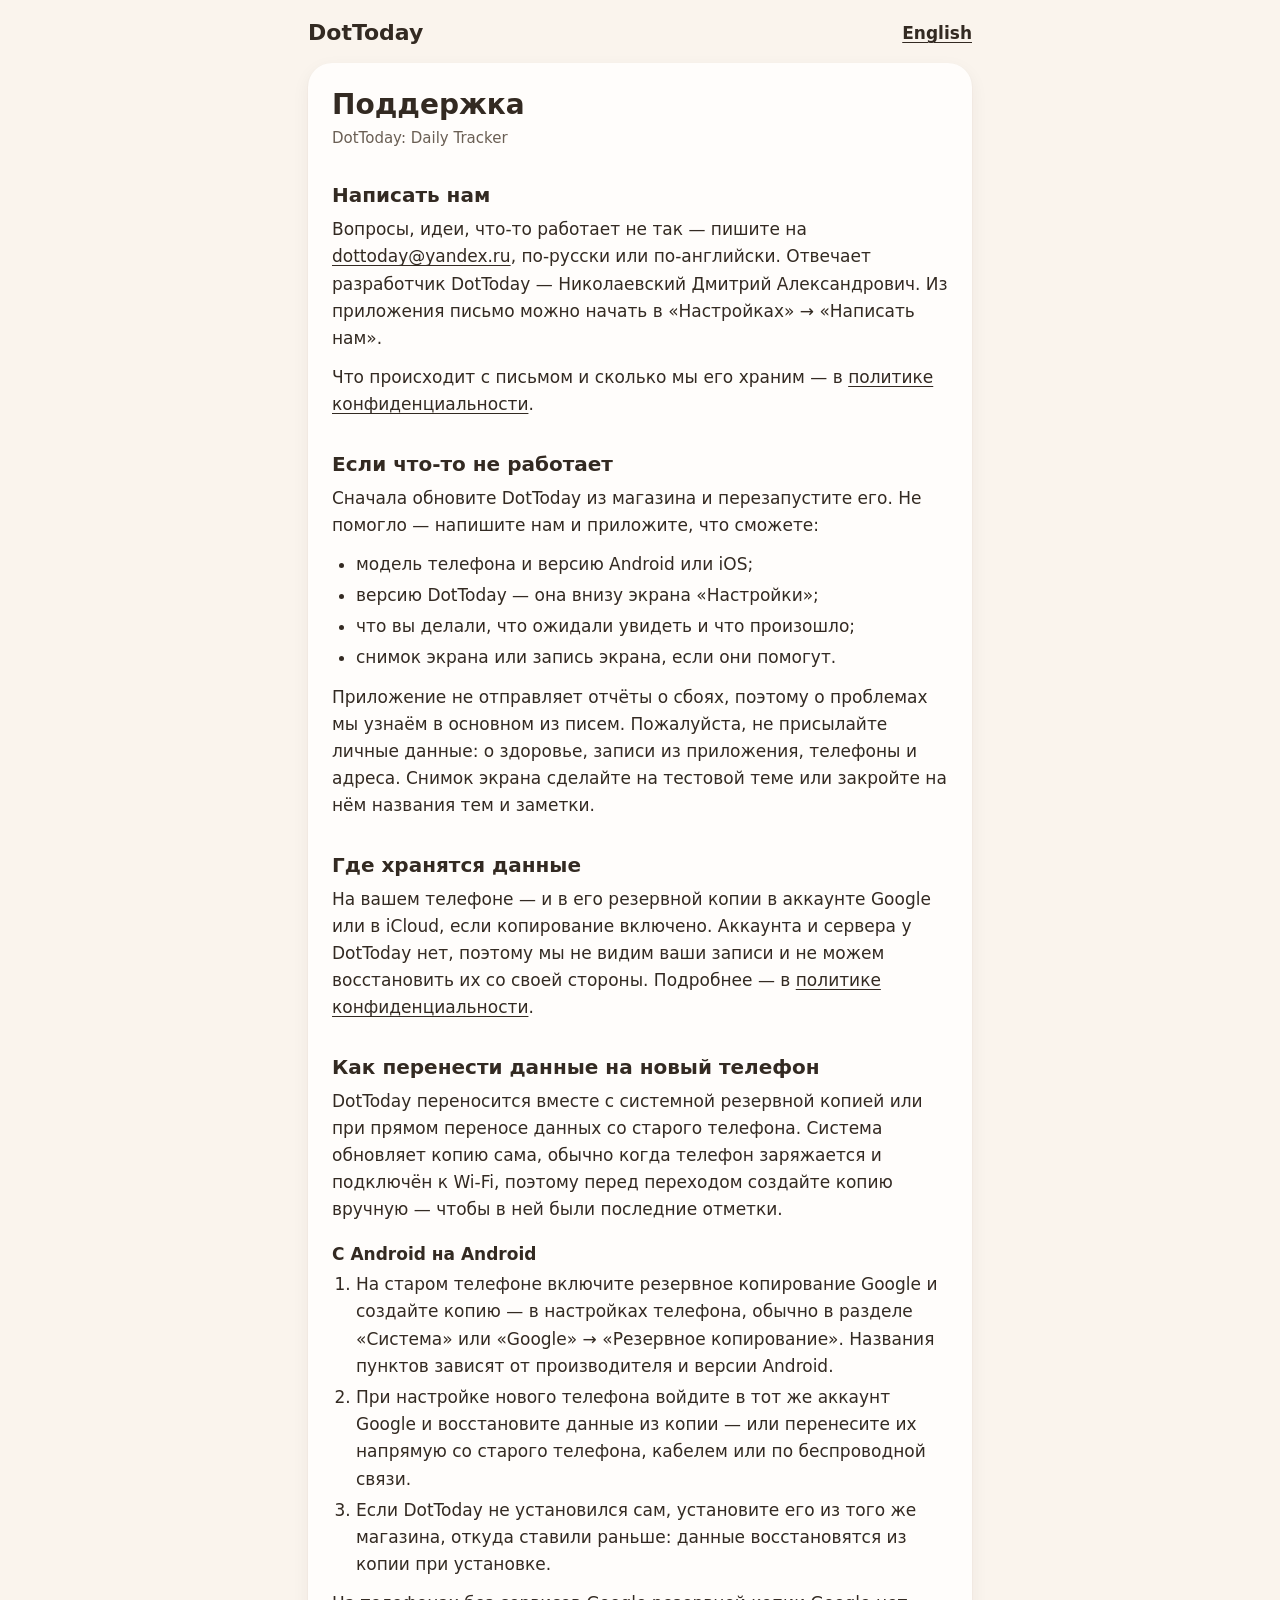
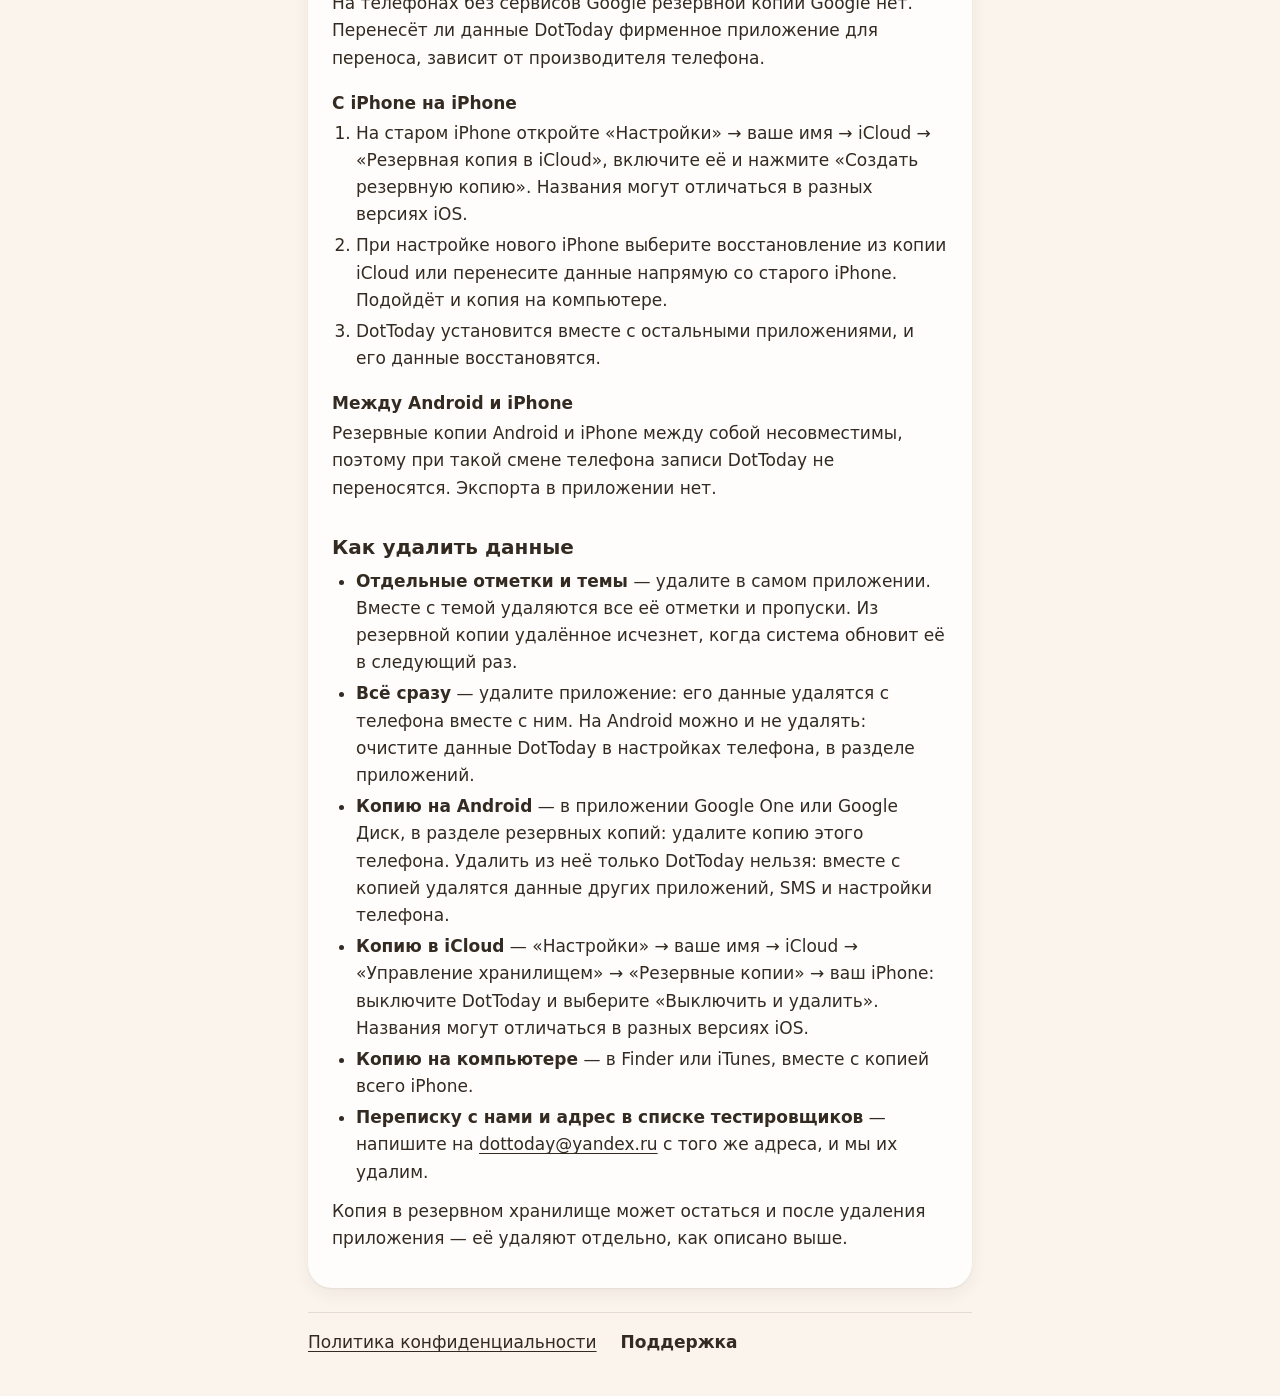
<file: ru/support.html>
<!doctype html>
<html lang="ru">
<head>
  <meta charset="utf-8">
  <meta name="viewport" content="width=device-width, initial-scale=1">
  <meta name="color-scheme" content="only light">
  <title>Поддержка — DotToday</title>
  <meta name="description" content="Как связаться с нами, что приложить к письму, где хранятся данные DotToday, как перенести их на новый телефон и как удалить.">
  <link rel="icon" href="data:,">
  <link rel="stylesheet" href="../style.css">
  <link rel="alternate" hreflang="en" href="../en/support.html">
</head>
<body>
  <div class="page">
    <header class="top">
      <a class="mark" href="../index.html">DotToday</a>
      <a class="lang" href="../en/support.html" hreflang="en" lang="en">English</a>
    </header>

    <main class="sheet">
      <h1>Поддержка</h1>
      <p class="meta">DotToday: Daily Tracker</p>

      <h2 id="contact">Написать нам</h2>
      <p>Вопросы, идеи, что-то работает не так — пишите на <a href="mailto:dottoday@yandex.ru">dottoday@yandex.ru</a>, по-русски или по-английски. Отвечает разработчик DotToday — Николаевский Дмитрий Александрович. Из приложения письмо можно начать в «Настройках» → «Написать нам».</p>
      <p>Что происходит с письмом и сколько мы его храним — в <a href="privacy.html#mail">политике конфиденциальности</a>.</p>

      <h2 id="problem">Если что-то не работает</h2>
      <p>Сначала обновите DotToday из магазина и перезапустите его. Не помогло — напишите нам и приложите, что сможете:</p>
      <ul>
        <li>модель телефона и версию Android или iOS;</li>
        <li>версию DotToday — она внизу экрана «Настройки»;</li>
        <li>что вы делали, что ожидали увидеть и что произошло;</li>
        <li>снимок экрана или запись экрана, если они помогут.</li>
      </ul>
      <p>Приложение не отправляет отчёты о сбоях, поэтому о проблемах мы узнаём в основном из писем. Пожалуйста, не присылайте личные данные: о здоровье, записи из приложения, телефоны и адреса. Снимок экрана сделайте на тестовой теме или закройте на нём названия тем и заметки.</p>

      <h2 id="data">Где хранятся данные</h2>
      <p>На вашем телефоне — и в его резервной копии в аккаунте Google или в iCloud, если копирование включено. Аккаунта и сервера у DotToday нет, поэтому мы не видим ваши записи и не можем восстановить их со своей стороны. Подробнее — в <a href="privacy.html">политике конфиденциальности</a>.</p>

      <h2 id="transfer">Как перенести данные на новый телефон</h2>
      <p>DotToday переносится вместе с системной резервной копией или при прямом переносе данных со старого телефона. Система обновляет копию сама, обычно когда телефон заряжается и подключён к Wi-Fi, поэтому перед переходом создайте копию вручную — чтобы в ней были последние отметки.</p>

      <h3>С Android на Android</h3>
      <ol>
        <li>На старом телефоне включите резервное копирование Google и создайте копию — в настройках телефона, обычно в разделе «Система» или «Google» → «Резервное копирование». Названия пунктов зависят от производителя и версии Android.</li>
        <li>При настройке нового телефона войдите в тот же аккаунт Google и восстановите данные из копии — или перенесите их напрямую со старого телефона, кабелем или по беспроводной связи.</li>
        <li>Если DotToday не установился сам, установите его из того же магазина, откуда ставили раньше: данные восстановятся из копии при установке.</li>
      </ol>
      <p>На телефонах без сервисов Google резервной копии Google нет. Перенесёт ли данные DotToday фирменное приложение для переноса, зависит от производителя телефона.</p>

      <h3>С iPhone на iPhone</h3>
      <ol>
        <li>На старом iPhone откройте «Настройки» → ваше имя → iCloud → «Резервная копия в iCloud», включите её и нажмите «Создать резервную копию». Названия могут отличаться в разных версиях iOS.</li>
        <li>При настройке нового iPhone выберите восстановление из копии iCloud или перенесите данные напрямую со старого iPhone. Подойдёт и копия на компьютере.</li>
        <li>DotToday установится вместе с остальными приложениями, и его данные восстановятся.</li>
      </ol>

      <h3>Между Android и iPhone</h3>
      <p>Резервные копии Android и iPhone между собой несовместимы, поэтому при такой смене телефона записи DotToday не переносятся. Экспорта в приложении нет.</p>

      <h2 id="delete">Как удалить данные</h2>
      <ul>
        <li><strong>Отдельные отметки и темы</strong> — удалите в самом приложении. Вместе с темой удаляются все её отметки и пропуски. Из резервной копии удалённое исчезнет, когда система обновит её в следующий раз.</li>
        <li><strong>Всё сразу</strong> — удалите приложение: его данные удалятся с телефона вместе с ним. На Android можно и не удалять: очистите данные DotToday в настройках телефона, в разделе приложений.</li>
        <li><strong>Копию на Android</strong> — в приложении Google One или Google Диск, в разделе резервных копий: удалите копию этого телефона. Удалить из неё только DotToday нельзя: вместе с копией удалятся данные других приложений, SMS и настройки телефона.</li>
        <li><strong>Копию в iCloud</strong> — «Настройки» → ваше имя → iCloud → «Управление хранилищем» → «Резервные копии» → ваш iPhone: выключите DotToday и выберите «Выключить и удалить». Названия могут отличаться в разных версиях iOS.</li>
        <li><strong>Копию на компьютере</strong> — в Finder или iTunes, вместе с копией всего iPhone.</li>
        <li><strong>Переписку с нами и адрес в списке тестировщиков</strong> — напишите на <a href="mailto:dottoday@yandex.ru">dottoday@yandex.ru</a> с того же адреса, и мы их удалим.</li>
      </ul>
      <p>Копия в резервном хранилище может остаться и после удаления приложения — её удаляют отдельно, как описано выше.</p>
    </main>

    <footer class="foot">
      <nav aria-label="Страницы сайта">
        <ul>
          <li><a href="privacy.html">Политика конфиденциальности</a></li>
          <li><a href="support.html" aria-current="page">Поддержка</a></li>
        </ul>
      </nav>
    </footer>
  </div>
</body>
</html>
</file>
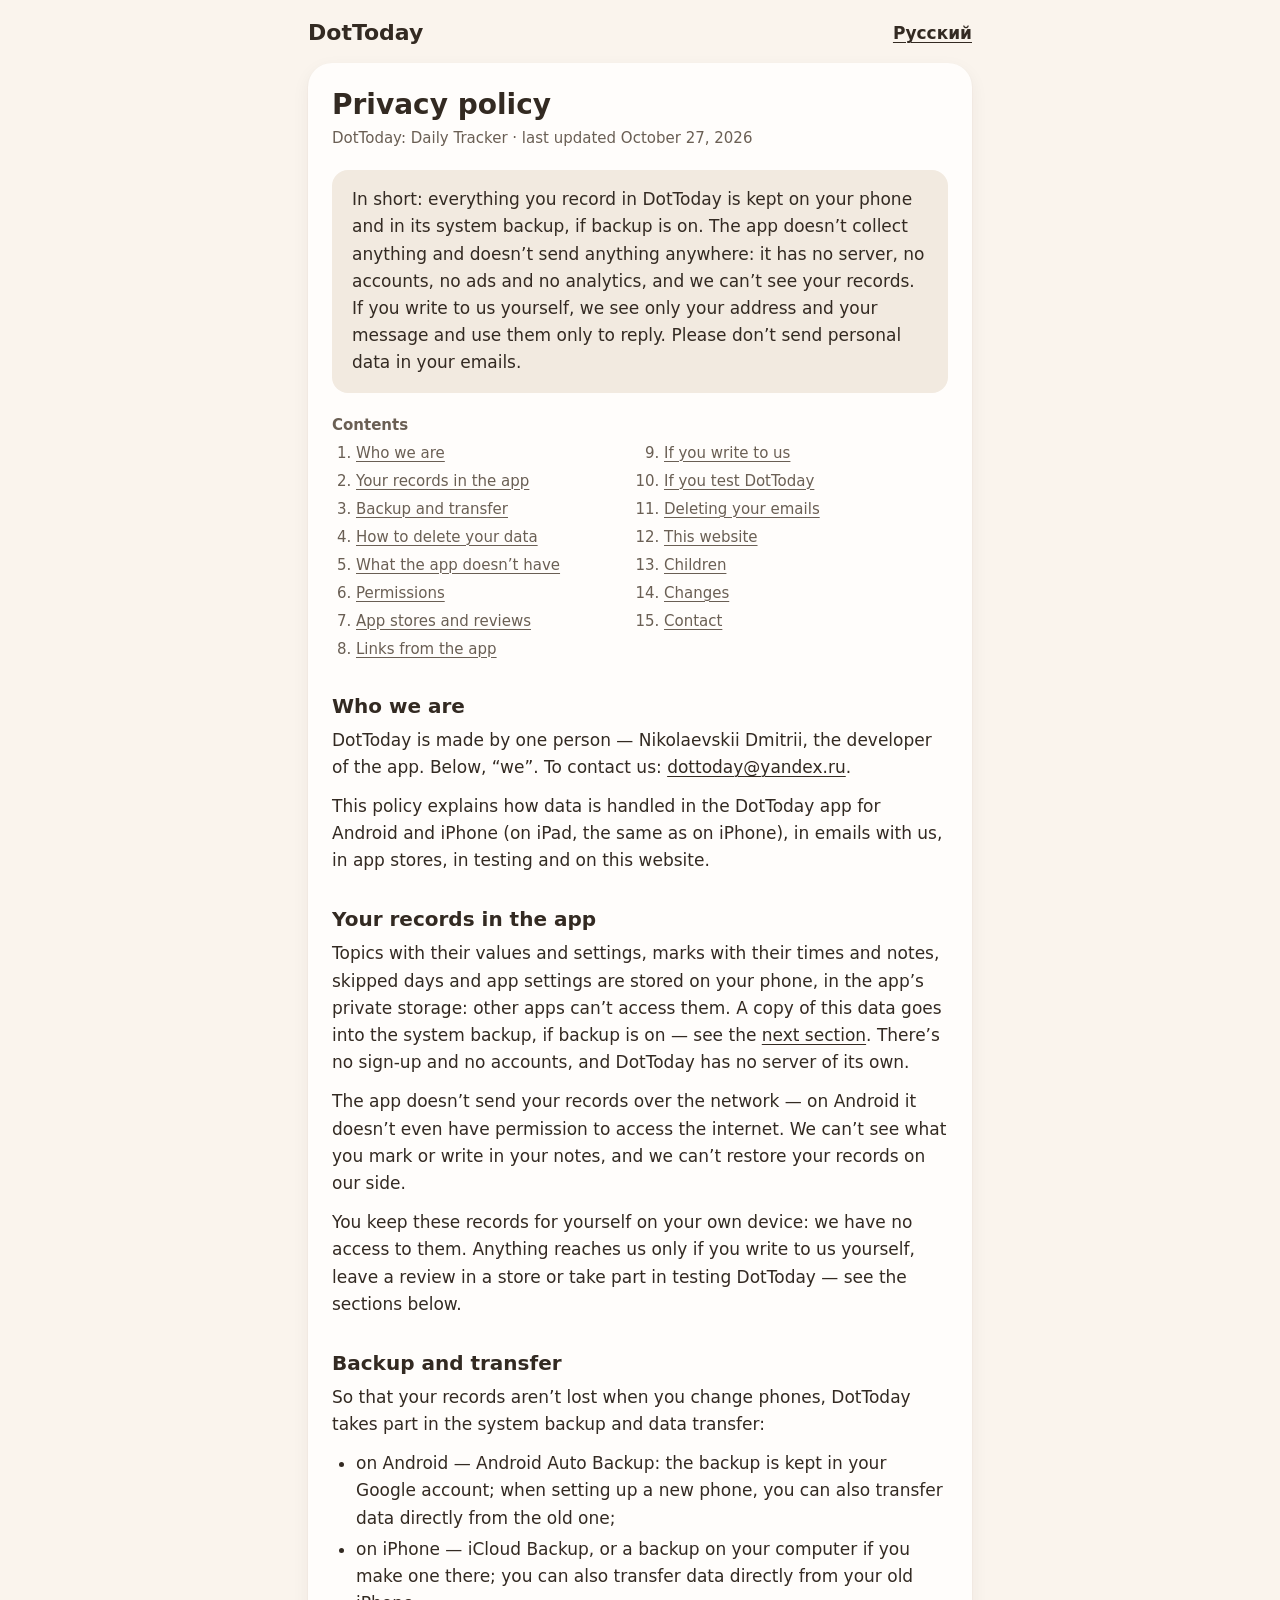
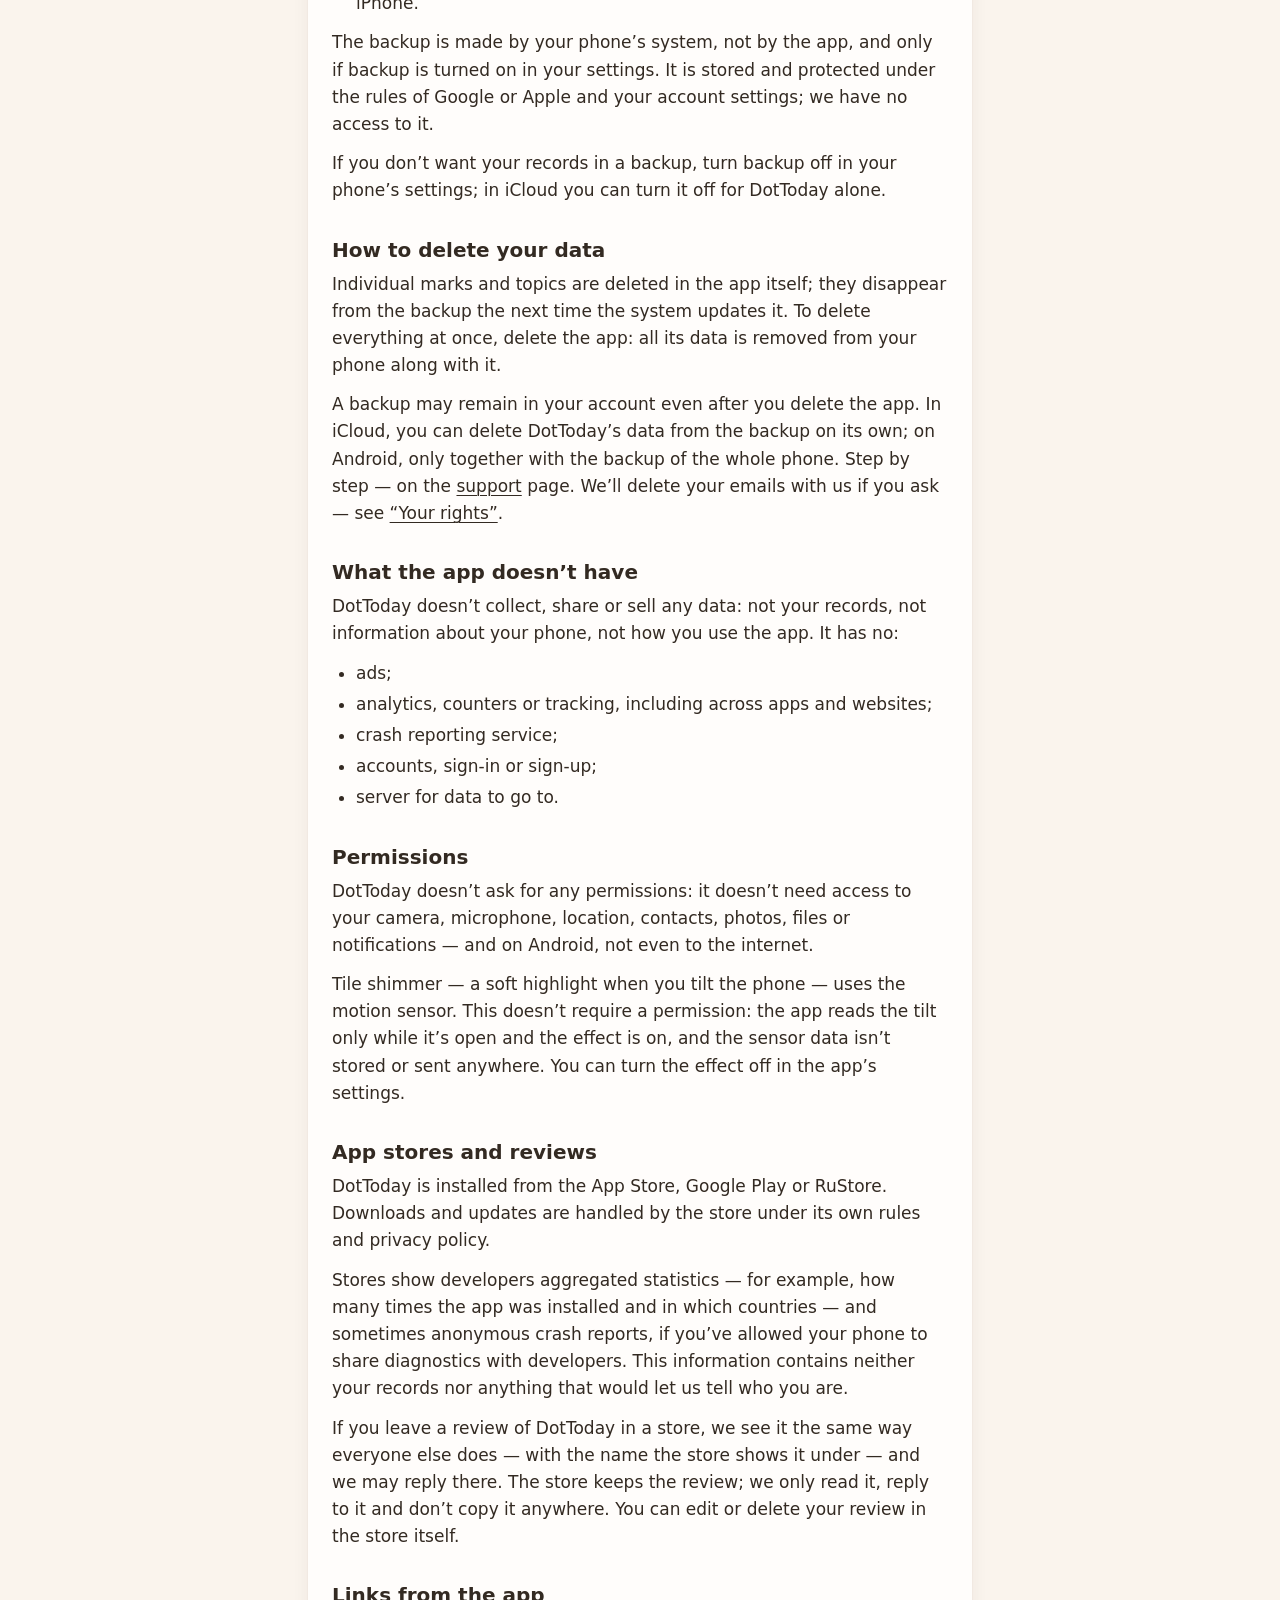
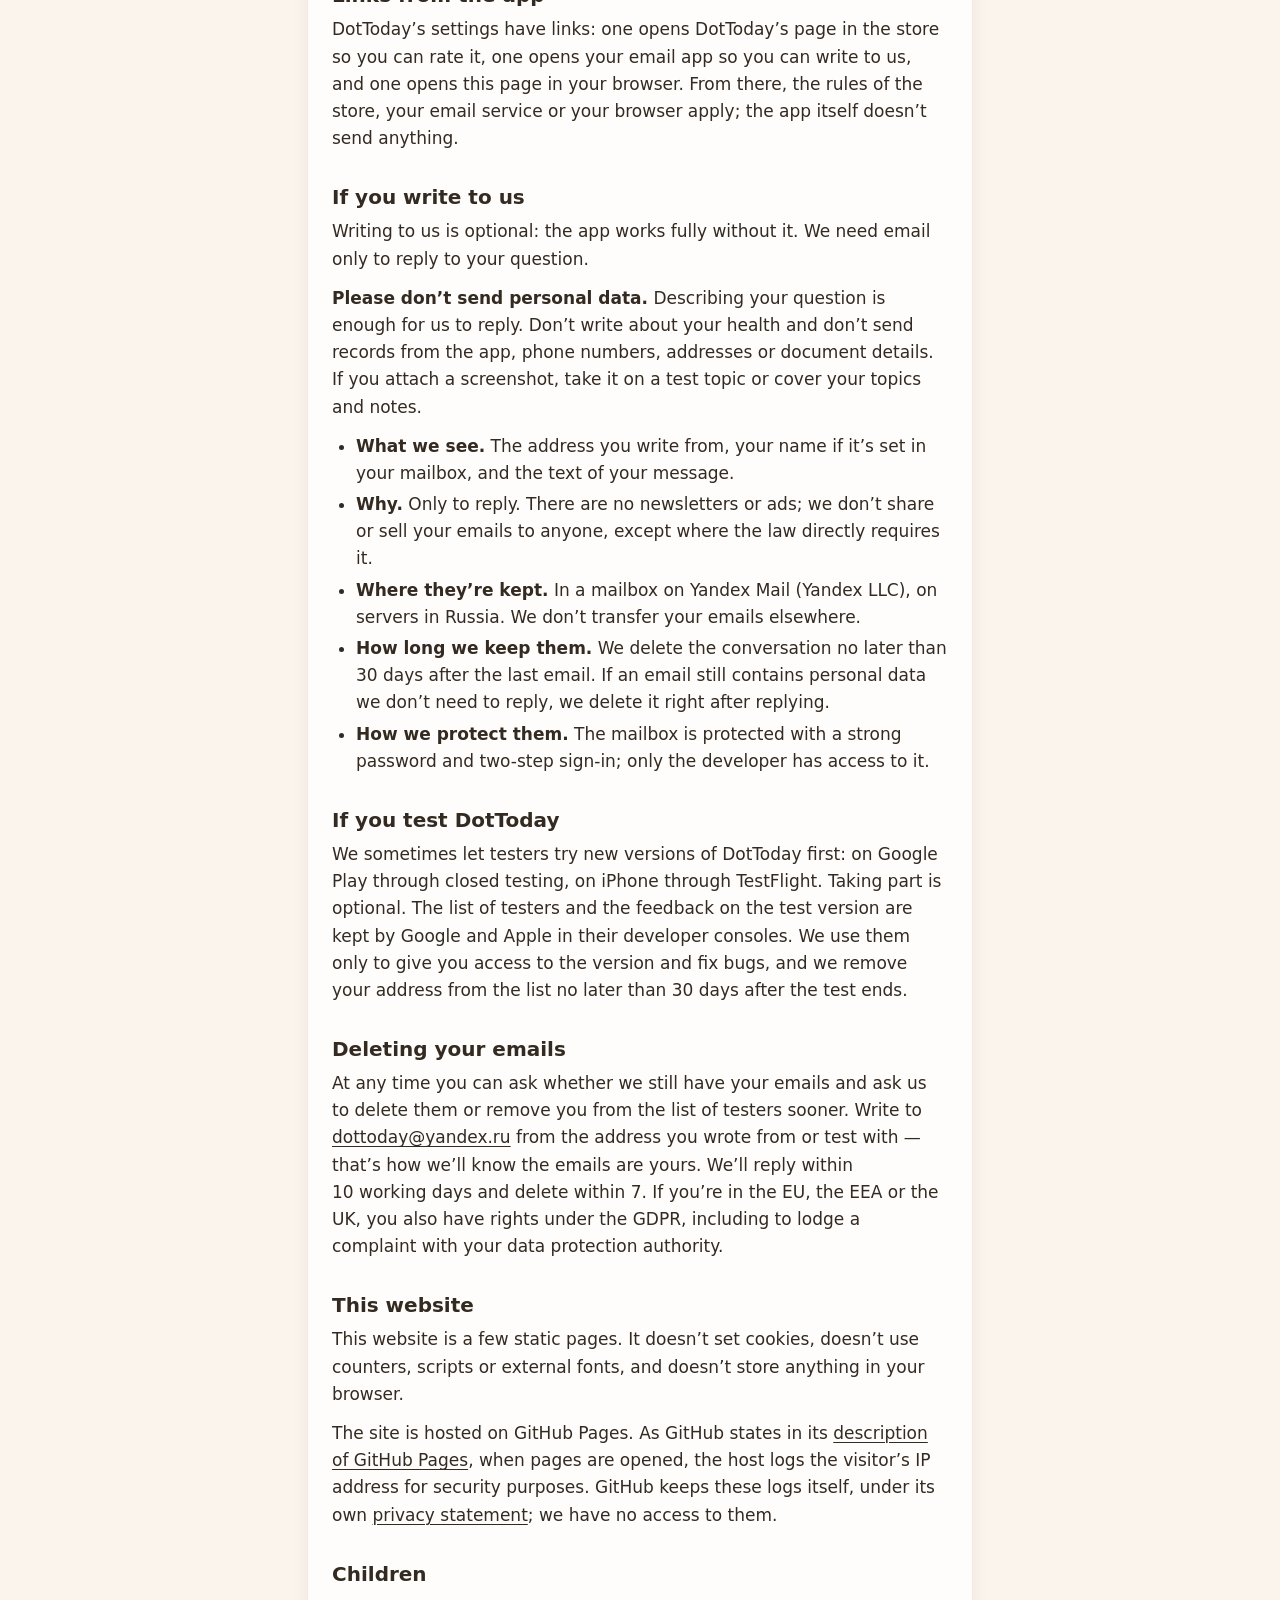
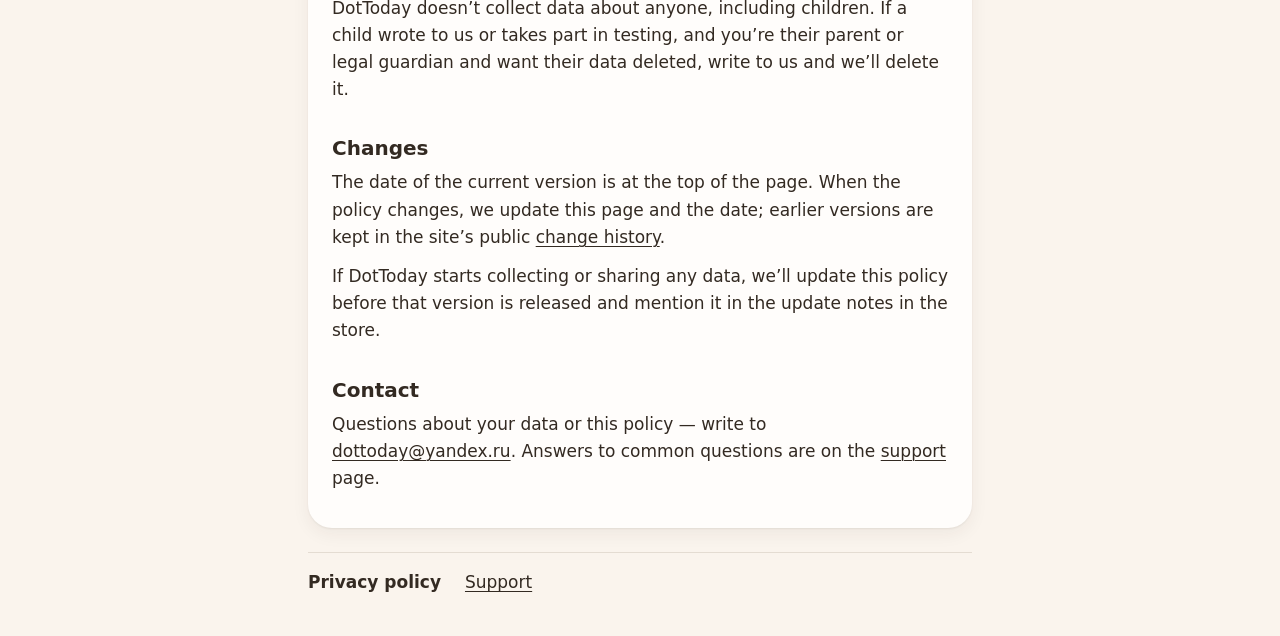
<file: site/en/privacy.html>
<!doctype html>
<html lang="en">
<head>
  <meta charset="utf-8">
  <meta name="viewport" content="width=device-width, initial-scale=1">
  <meta name="color-scheme" content="only light">
  <title>Privacy policy — DotToday</title>
  <meta name="description" content="DotToday keeps your records on your phone and in its system backup, if backup is on. The app doesn’t collect or share anything.">
  <link rel="icon" href="data:,">
  <link rel="stylesheet" href="../style.css">
  <link rel="alternate" hreflang="ru" href="../ru/privacy.html">
</head>
<body>
  <div class="page">
    <header class="top">
      <a class="mark" href="../index.html">DotToday</a>
      <a class="lang" href="../ru/privacy.html" hreflang="ru" lang="ru">Русский</a>
    </header>

    <main class="sheet">
      <h1>Privacy policy</h1>
      <p class="meta">DotToday: Daily Tracker · last updated <time datetime="2026-10-27">October 27, 2026</time></p>

      <p class="lead">In short: everything you record in DotToday is kept on your phone and in its system backup, if backup is on. The app doesn’t collect anything and doesn’t send anything anywhere: it has no server, no accounts, no ads and no analytics, and we can’t see your records. If you write to us yourself, we see only your address and your message and use them only to reply. Please don’t send personal data in your emails.</p>

      <nav class="toc" aria-labelledby="toc-title">
        <p class="toc-title" id="toc-title">Contents</p>
        <ol>
          <li><a href="#who">Who we are</a></li>
          <li><a href="#app">Your records in the app</a></li>
          <li><a href="#backup">Backup and transfer</a></li>
          <li><a href="#delete">How to delete your data</a></li>
          <li><a href="#not-collected">What the app doesn’t have</a></li>
          <li><a href="#permissions">Permissions</a></li>
          <li><a href="#stores">App stores and reviews</a></li>
          <li><a href="#links">Links from the app</a></li>
          <li><a href="#mail">If you write to us</a></li>
          <li><a href="#testing">If you test DotToday</a></li>
          <li><a href="#rights">Deleting your emails</a></li>
          <li><a href="#site">This website</a></li>
          <li><a href="#children">Children</a></li>
          <li><a href="#changes">Changes</a></li>
          <li><a href="#contacts">Contact</a></li>
        </ol>
      </nav>

      <h2 id="who">Who we are</h2>
      <p>DotToday is made by one person — Nikolaevskii Dmitrii, the developer of the app. Below, “we”. To contact us: <a href="mailto:dottoday@yandex.ru">dottoday@yandex.ru</a>.</p>
      <p>This policy explains how data is handled in the DotToday app for Android and iPhone (on iPad, the same as on iPhone), in emails with us, in app stores, in testing and on this website.</p>

      <h2 id="app">Your records in the app</h2>
      <p>Topics with their values and settings, marks with their times and notes, skipped days and app settings are stored on your phone, in the app’s private storage: other apps can’t access them. A copy of this data goes into the system backup, if backup is on — see the <a href="#backup">next section</a>. There’s no sign-up and no accounts, and DotToday has no server of its own.</p>
      <p>The app doesn’t send your records over the network — on Android it doesn’t even have permission to access the internet. We can’t see what you mark or write in your notes, and we can’t restore your records on our side.</p>
      <p>You keep these records for yourself on your own device: we have no access to them. Anything reaches us only if you write to us yourself, leave a review in a store or take part in testing DotToday — see the sections below.</p>

      <h2 id="backup">Backup and transfer</h2>
      <p>So that your records aren’t lost when you change phones, DotToday takes part in the system backup and data transfer:</p>
      <ul>
        <li>on Android — Android Auto Backup: the backup is kept in your Google account; when setting up a new phone, you can also transfer data directly from the old one;</li>
        <li>on iPhone — iCloud Backup, or a backup on your computer if you make one there; you can also transfer data directly from your old iPhone.</li>
      </ul>
      <p>The backup is made by your phone’s system, not by the app, and only if backup is turned on in your settings. It is stored and protected under the rules of Google or Apple and your account settings; we have no access to it.</p>
      <p>If you don’t want your records in a backup, turn backup off in your phone’s settings; in iCloud you can turn it off for DotToday alone.</p>

      <h2 id="delete">How to delete your data</h2>
      <p>Individual marks and topics are deleted in the app itself; they disappear from the backup the next time the system updates it. To delete everything at once, delete the app: all its data is removed from your phone along with it.</p>
      <p>A backup may remain in your account even after you delete the app. In iCloud, you can delete DotToday’s data from the backup on its own; on Android, only together with the backup of the whole phone. Step by step — on the <a href="support.html#delete">support</a> page. We’ll delete your emails with us if you ask — see <a href="#rights">“Your rights”</a>.</p>

      <h2 id="not-collected">What the app doesn’t have</h2>
      <p>DotToday doesn’t collect, share or sell any data: not your records, not information about your phone, not how you use the app. It has no:</p>
      <ul>
        <li>ads;</li>
        <li>analytics, counters or tracking, including across apps and websites;</li>
        <li>crash reporting service;</li>
        <li>accounts, sign-in or sign-up;</li>
        <li>server for data to go to.</li>
      </ul>

      <h2 id="permissions">Permissions</h2>
      <p>DotToday doesn’t ask for any permissions: it doesn’t need access to your camera, microphone, location, contacts, photos, files or notifications — and on Android, not even to the internet.</p>
      <p>Tile shimmer — a soft highlight when you tilt the phone — uses the motion sensor. This doesn’t require a permission: the app reads the tilt only while it’s open and the effect is on, and the sensor data isn’t stored or sent anywhere. You can turn the effect off in the app’s settings.</p>

      <h2 id="stores">App stores and reviews</h2>
      <p>DotToday is installed from the App Store, Google Play or RuStore. Downloads and updates are handled by the store under its own rules and privacy policy.</p>
      <p>Stores show developers aggregated statistics — for example, how many times the app was installed and in which countries — and sometimes anonymous crash reports, if you’ve allowed your phone to share diagnostics with developers. This information contains neither your records nor anything that would let us tell who you are.</p>
      <p>If you leave a review of DotToday in a store, we see it the same way everyone else does — with the name the store shows it under — and we may reply there. The store keeps the review; we only read it, reply to it and don’t copy it anywhere. You can edit or delete your review in the store itself.</p>

      <h2 id="links">Links from the app</h2>
      <p>DotToday’s settings have links: one opens DotToday’s page in the store so you can rate it, one opens your email app so you can write to us, and one opens this page in your browser. From there, the rules of the store, your email service or your browser apply; the app itself doesn’t send anything.</p>

      <h2 id="mail">If you write to us</h2>
      <p>Writing to us is optional: the app works fully without it. We need email only to reply to your question.</p>
      <p><strong>Please don’t send personal data.</strong> Describing your question is enough for us to reply. Don’t write about your health and don’t send records from the app, phone numbers, addresses or document details. If you attach a screenshot, take it on a test topic or cover your topics and notes.</p>
      <ul>
        <li><strong>What we see.</strong> The address you write from, your name if it’s set in your mailbox, and the text of your message.</li>
        <li><strong>Why.</strong> Only to reply. There are no newsletters or ads; we don’t share or sell your emails to anyone, except where the law directly requires it.</li>
        <li><strong>Where they’re kept.</strong> In a mailbox on Yandex Mail (Yandex LLC), on servers in Russia. We don’t transfer your emails elsewhere.</li>
        <li><strong>How long we keep them.</strong> We delete the conversation no later than 30&nbsp;days after the last email. If an email still contains personal data we don’t need to reply, we delete it right after replying.</li>
        <li><strong>How we protect them.</strong> The mailbox is protected with a strong password and two-step sign-in; only the developer has access to it.</li>
      </ul>

      <h2 id="testing">If you test DotToday</h2>
      <p>We sometimes let testers try new versions of DotToday first: on Google Play through closed testing, on iPhone through TestFlight. Taking part is optional. The list of testers and the feedback on the test version are kept by Google and Apple in their developer consoles. We use them only to give you access to the version and fix bugs, and we remove your address from the list no later than 30&nbsp;days after the test ends.</p>

      <h2 id="rights">Deleting your emails</h2>
      <p>At any time you can ask whether we still have your emails and ask us to delete them or remove you from the list of testers sooner. Write to <a href="mailto:dottoday@yandex.ru">dottoday@yandex.ru</a> from the address you wrote from or test with — that’s how we’ll know the emails are yours. We’ll reply within 10&nbsp;working days and delete within 7. If you’re in the EU, the EEA or the UK, you also have rights under the GDPR, including to lodge a complaint with your data protection authority.</p>

      <h2 id="site">This website</h2>
      <p>This website is a few static pages. It doesn’t set cookies, doesn’t use counters, scripts or external fonts, and doesn’t store anything in your browser.</p>
      <p>The site is hosted on GitHub Pages. As GitHub states in its <a href="https://docs.github.com/en/pages/getting-started-with-github-pages/about-github-pages#data-collection">description of GitHub Pages</a>, when pages are opened, the host logs the visitor’s IP address for security purposes. GitHub keeps these logs itself, under its own <a href="https://docs.github.com/en/site-policy/privacy-policies/github-general-privacy-statement">privacy statement</a>; we have no access to them.</p>

      <h2 id="children">Children</h2>
      <p>DotToday doesn’t collect data about anyone, including children. If a child wrote to us or takes part in testing, and you’re their parent or legal guardian and want their data deleted, write to us and we’ll delete it.</p>

      <h2 id="changes">Changes</h2>
      <p>The date of the current version is at the top of the page. When the policy changes, we update this page and the date; earlier versions are kept in the site’s public <a href="https://github.com/DmitryWake/dottoday-site/commits/main">change history</a>.</p>
      <p>If DotToday starts collecting or sharing any data, we’ll update this policy before that version is released and mention it in the update notes in the store.</p>

      <h2 id="contacts">Contact</h2>
      <p>Questions about your data or this policy — write to <a href="mailto:dottoday@yandex.ru">dottoday@yandex.ru</a>. Answers to common questions are on the <a href="support.html">support</a> page.</p>
    </main>

    <footer class="foot">
      <nav aria-label="Site pages">
        <ul>
          <li><a href="privacy.html" aria-current="page">Privacy policy</a></li>
          <li><a href="support.html">Support</a></li>
        </ul>
      </nav>
    </footer>
  </div>
</body>
</html>
</file>
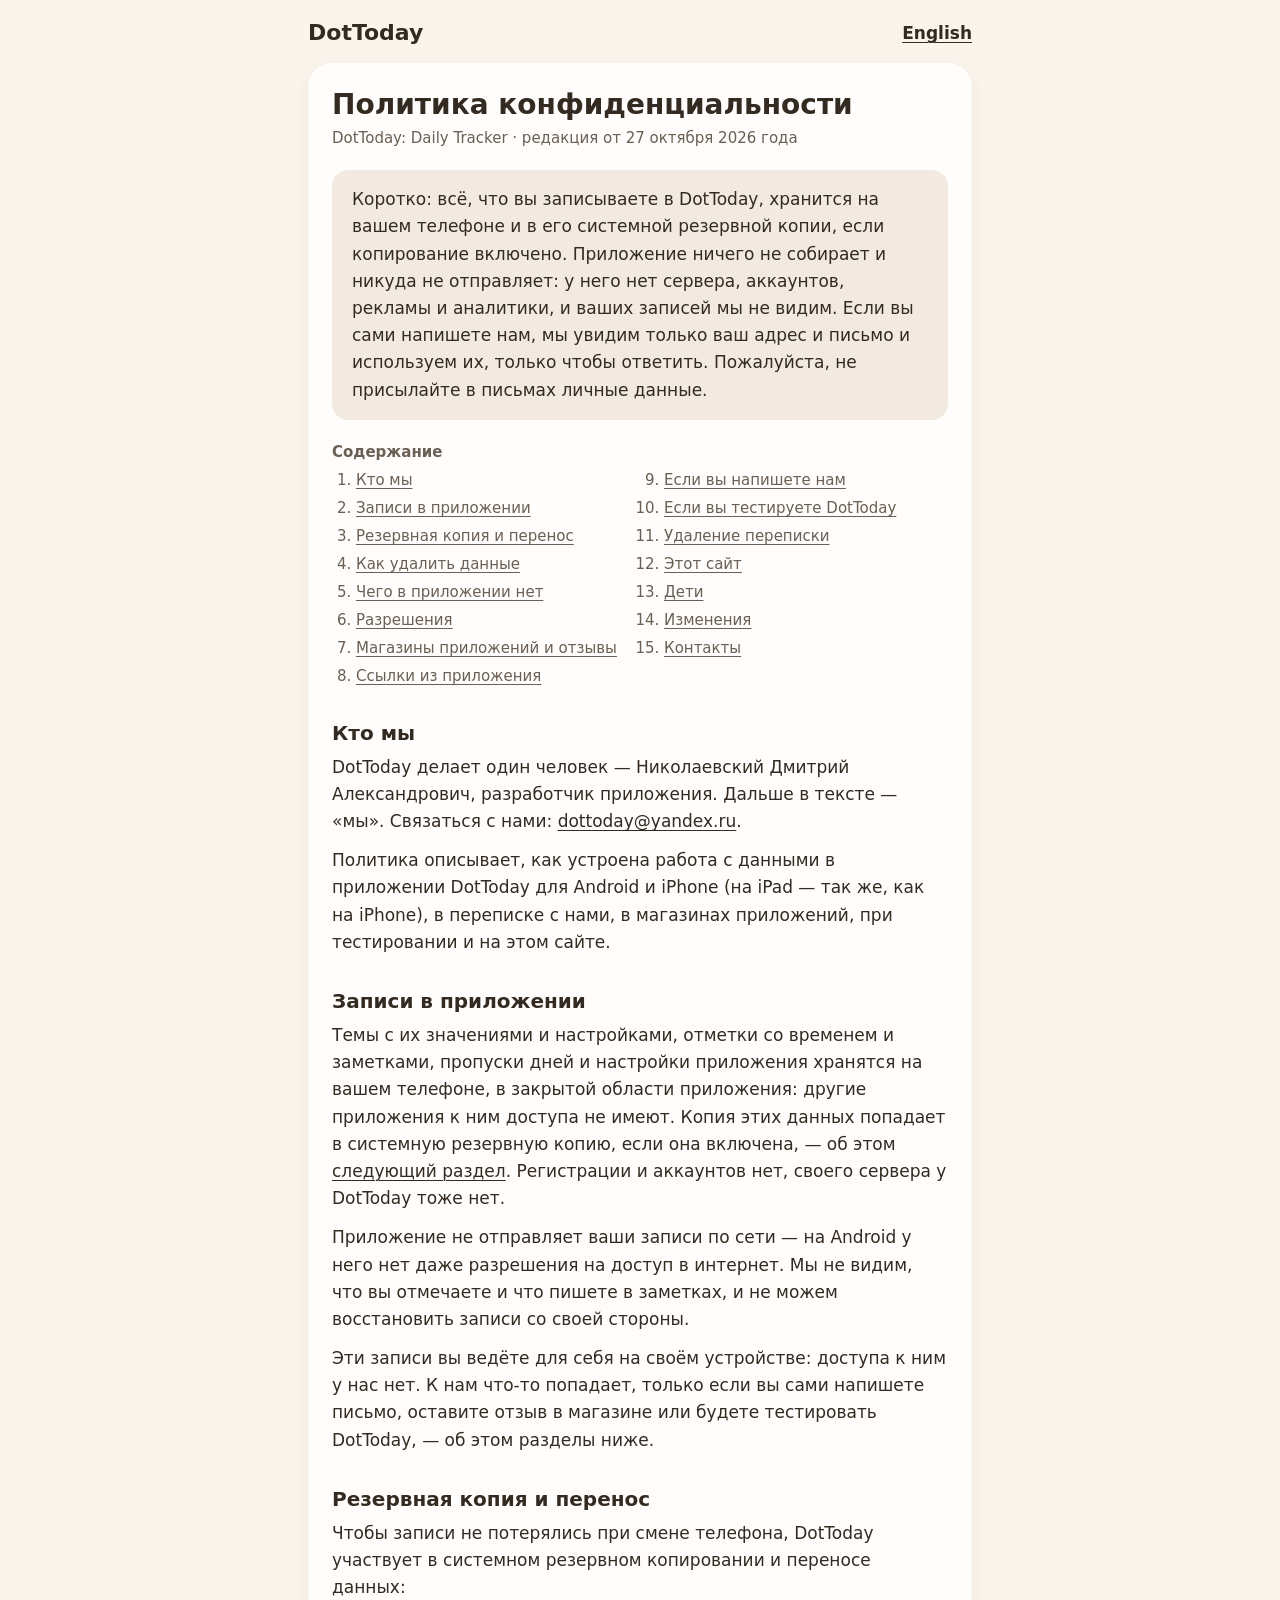
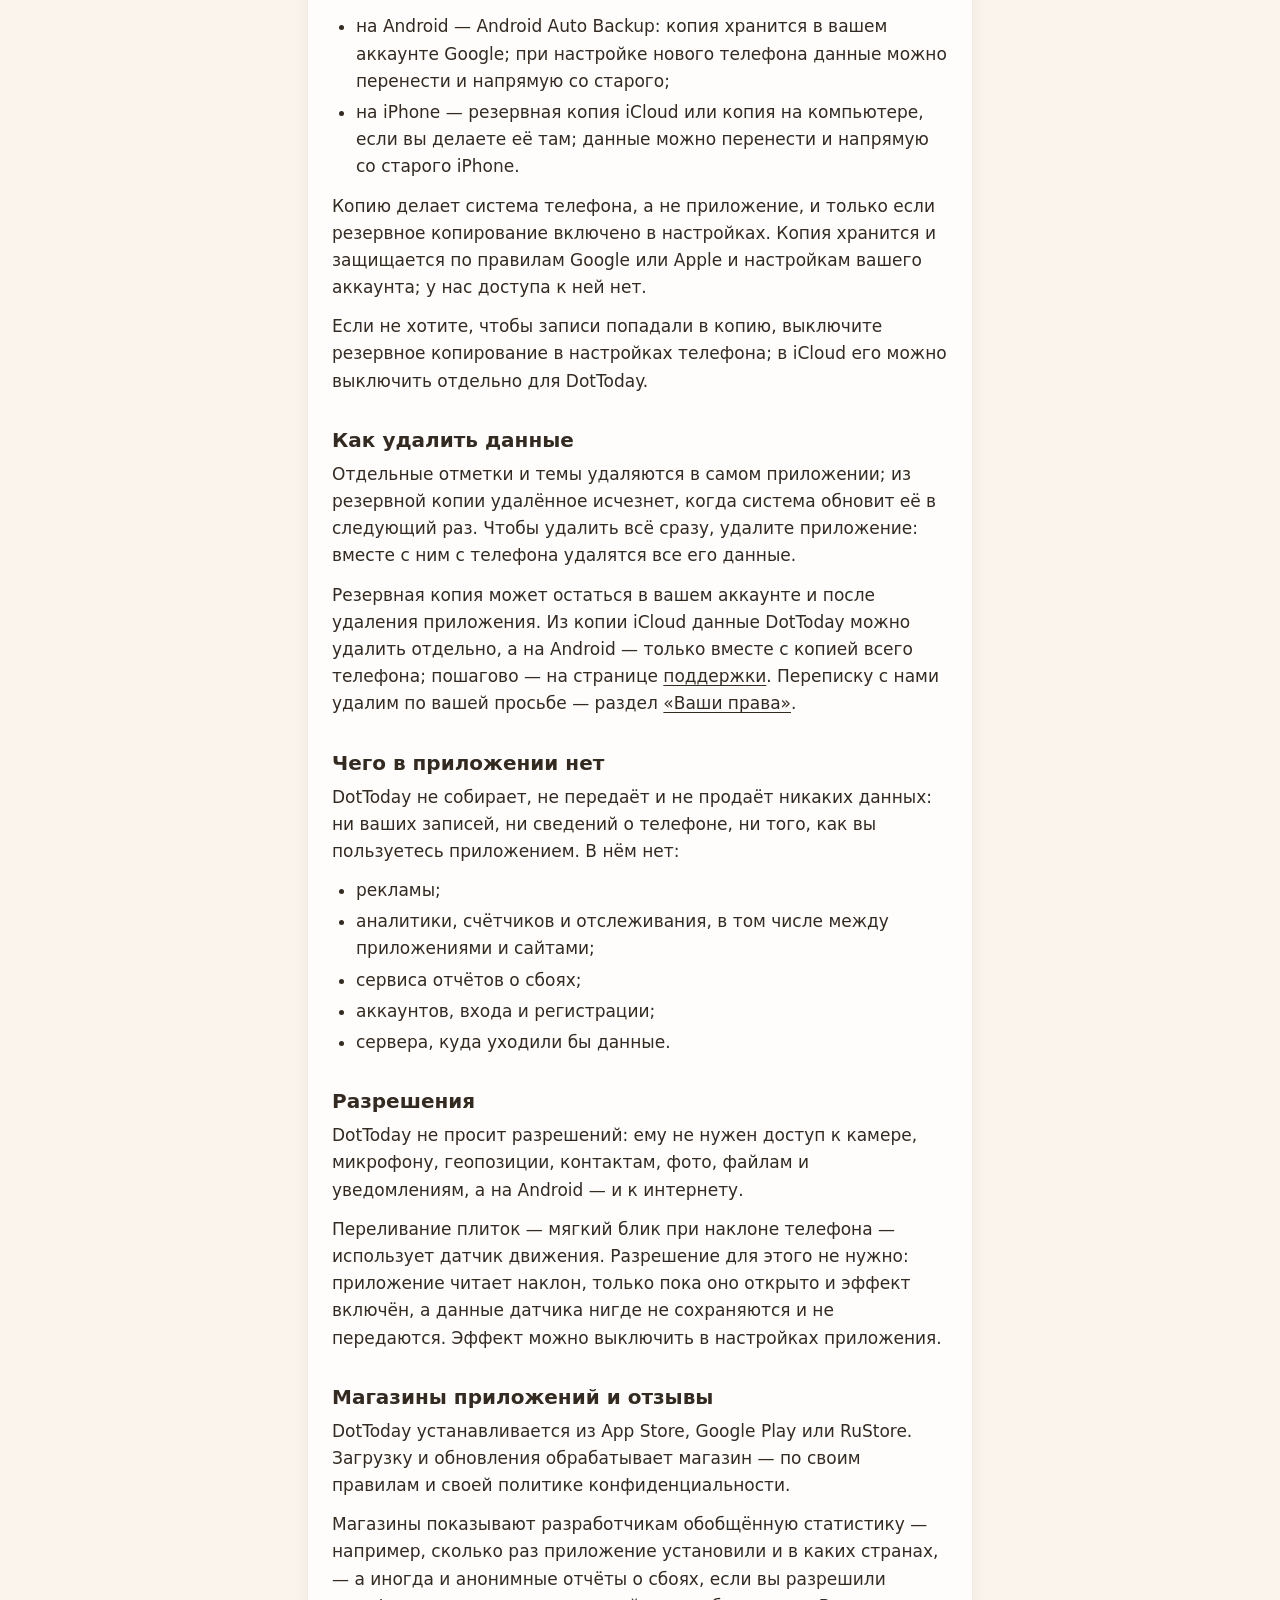
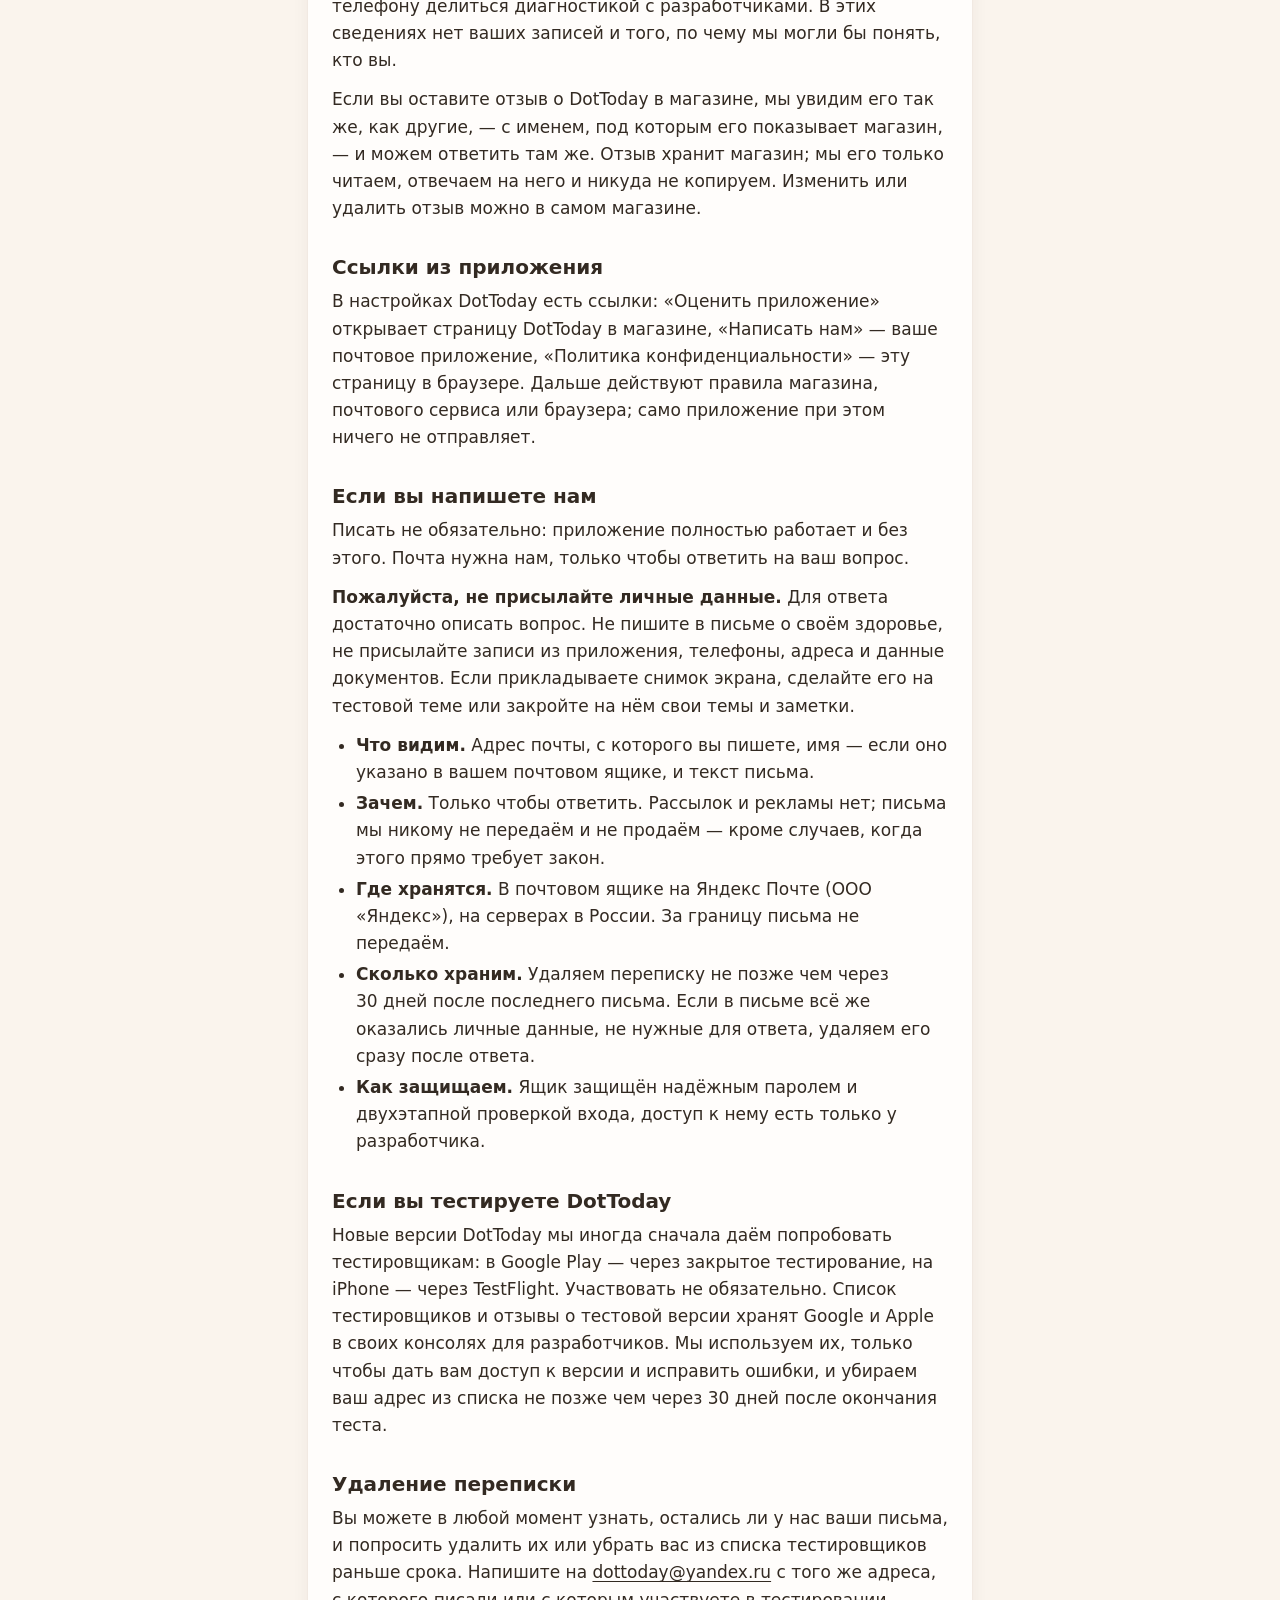
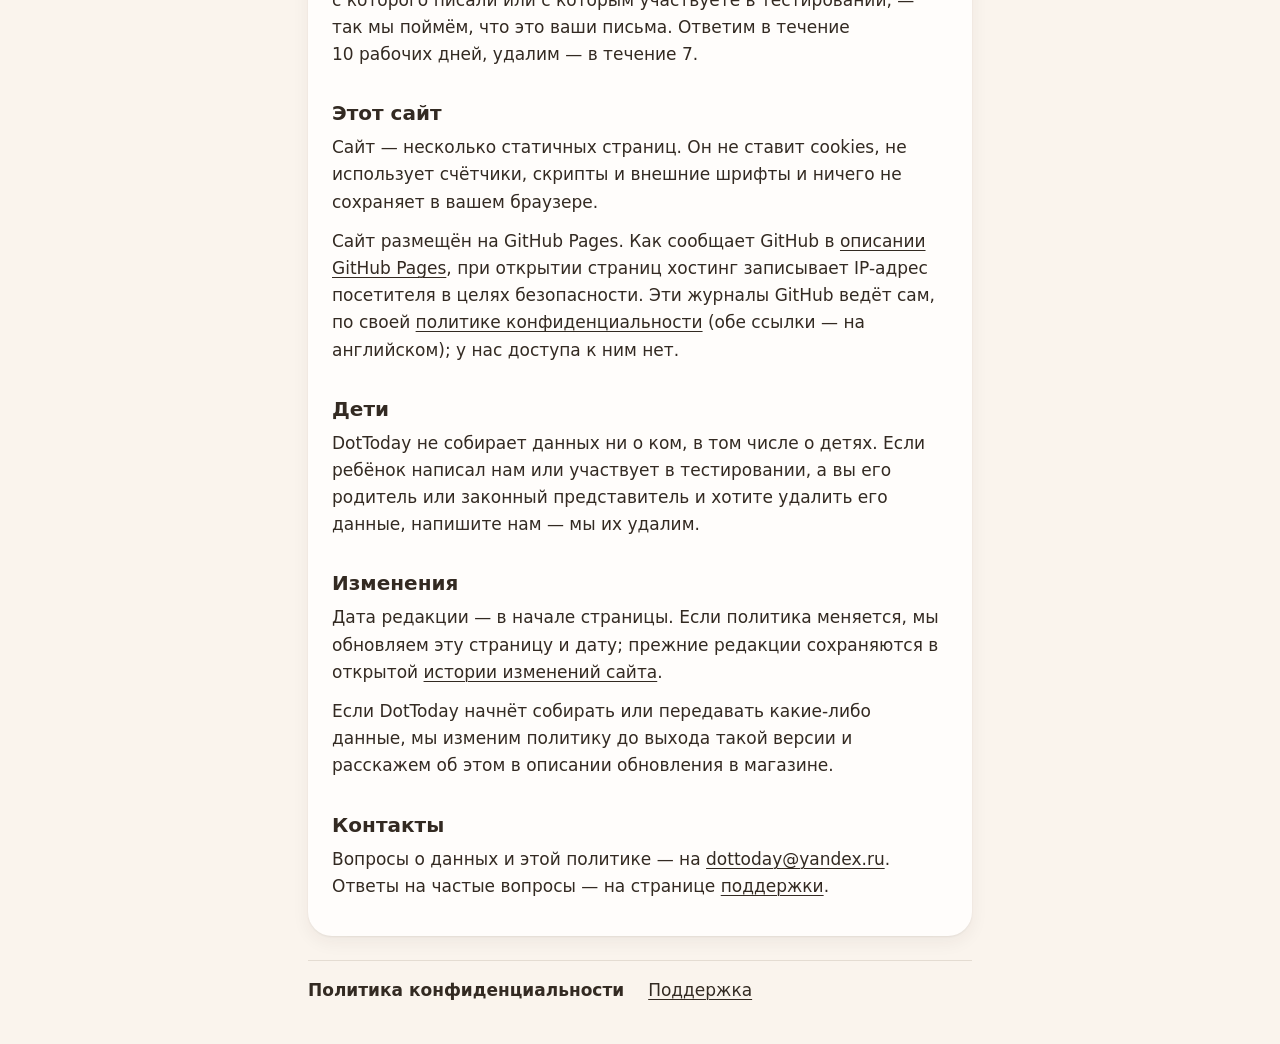
<file: site/ru/privacy.html>
<!doctype html>
<html lang="ru">
<head>
  <meta charset="utf-8">
  <meta name="viewport" content="width=device-width, initial-scale=1">
  <meta name="color-scheme" content="only light">
  <title>Политика конфиденциальности — DotToday</title>
  <meta name="description" content="Записи DotToday хранятся на вашем телефоне и в его системной резервной копии, если она включена. Приложение ничего не собирает и не передаёт.">
  <link rel="icon" href="data:,">
  <link rel="stylesheet" href="../style.css">
  <link rel="alternate" hreflang="en" href="../en/privacy.html">
</head>
<body>
  <div class="page">
    <header class="top">
      <a class="mark" href="../index.html">DotToday</a>
      <a class="lang" href="../en/privacy.html" hreflang="en" lang="en">English</a>
    </header>

    <main class="sheet">
      <h1>Политика конфиденциальности</h1>
      <p class="meta">DotToday: Daily Tracker · редакция от <time datetime="2026-10-27">27 октября 2026&nbsp;года</time></p>

      <p class="lead">Коротко: всё, что вы записываете в DotToday, хранится на вашем телефоне и в его системной резервной копии, если копирование включено. Приложение ничего не собирает и никуда не отправляет: у него нет сервера, аккаунтов, рекламы и аналитики, и ваших записей мы не видим. Если вы сами напишете нам, мы увидим только ваш адрес и письмо и используем их, только чтобы ответить. Пожалуйста, не присылайте в письмах личные данные.</p>

      <nav class="toc" aria-labelledby="toc-title">
        <p class="toc-title" id="toc-title">Содержание</p>
        <ol>
          <li><a href="#who">Кто мы</a></li>
          <li><a href="#app">Записи в приложении</a></li>
          <li><a href="#backup">Резервная копия и перенос</a></li>
          <li><a href="#delete">Как удалить данные</a></li>
          <li><a href="#not-collected">Чего в приложении нет</a></li>
          <li><a href="#permissions">Разрешения</a></li>
          <li><a href="#stores">Магазины приложений и отзывы</a></li>
          <li><a href="#links">Ссылки из приложения</a></li>
          <li><a href="#mail">Если вы напишете нам</a></li>
          <li><a href="#testing">Если вы тестируете DotToday</a></li>
          <li><a href="#rights">Удаление переписки</a></li>
          <li><a href="#site">Этот сайт</a></li>
          <li><a href="#children">Дети</a></li>
          <li><a href="#changes">Изменения</a></li>
          <li><a href="#contacts">Контакты</a></li>
        </ol>
      </nav>

      <h2 id="who">Кто мы</h2>
      <p>DotToday делает один человек — Николаевский Дмитрий Александрович, разработчик приложения. Дальше в тексте — «мы». Связаться с нами: <a href="mailto:dottoday@yandex.ru">dottoday@yandex.ru</a>.</p>
      <p>Политика описывает, как устроена работа с данными в приложении DotToday для Android и iPhone (на iPad — так же, как на iPhone), в переписке с нами, в магазинах приложений, при тестировании и на этом сайте.</p>

      <h2 id="app">Записи в приложении</h2>
      <p>Темы с их значениями и настройками, отметки со временем и заметками, пропуски дней и настройки приложения хранятся на вашем телефоне, в закрытой области приложения: другие приложения к ним доступа не имеют. Копия этих данных попадает в системную резервную копию, если она включена, — об этом <a href="#backup">следующий раздел</a>. Регистрации и аккаунтов нет, своего сервера у DotToday тоже нет.</p>
      <p>Приложение не отправляет ваши записи по сети — на Android у него нет даже разрешения на доступ в интернет. Мы не видим, что вы отмечаете и что пишете в заметках, и не можем восстановить записи со своей стороны.</p>
      <p>Эти записи вы ведёте для себя на своём устройстве: доступа к ним у нас нет. К нам что-то попадает, только если вы сами напишете письмо, оставите отзыв в магазине или будете тестировать DotToday, — об этом разделы ниже.</p>

      <h2 id="backup">Резервная копия и перенос</h2>
      <p>Чтобы записи не потерялись при смене телефона, DotToday участвует в системном резервном копировании и переносе данных:</p>
      <ul>
        <li>на Android — Android Auto Backup: копия хранится в вашем аккаунте Google; при настройке нового телефона данные можно перенести и напрямую со старого;</li>
        <li>на iPhone — резервная копия iCloud или копия на компьютере, если вы делаете её там; данные можно перенести и напрямую со старого iPhone.</li>
      </ul>
      <p>Копию делает система телефона, а не приложение, и только если резервное копирование включено в настройках. Копия хранится и защищается по правилам Google или Apple и настройкам вашего аккаунта; у нас доступа к ней нет.</p>
      <p>Если не хотите, чтобы записи попадали в копию, выключите резервное копирование в настройках телефона; в iCloud его можно выключить отдельно для DotToday.</p>

      <h2 id="delete">Как удалить данные</h2>
      <p>Отдельные отметки и темы удаляются в самом приложении; из резервной копии удалённое исчезнет, когда система обновит её в следующий раз. Чтобы удалить всё сразу, удалите приложение: вместе с ним с телефона удалятся все его данные.</p>
      <p>Резервная копия может остаться в вашем аккаунте и после удаления приложения. Из копии iCloud данные DotToday можно удалить отдельно, а на Android — только вместе с копией всего телефона; пошагово — на странице <a href="support.html#delete">поддержки</a>. Переписку с нами удалим по вашей просьбе — раздел <a href="#rights">«Ваши права»</a>.</p>

      <h2 id="not-collected">Чего в приложении нет</h2>
      <p>DotToday не собирает, не передаёт и не продаёт никаких данных: ни ваших записей, ни сведений о телефоне, ни того, как вы пользуетесь приложением. В нём нет:</p>
      <ul>
        <li>рекламы;</li>
        <li>аналитики, счётчиков и отслеживания, в том числе между приложениями и сайтами;</li>
        <li>сервиса отчётов о сбоях;</li>
        <li>аккаунтов, входа и регистрации;</li>
        <li>сервера, куда уходили бы данные.</li>
      </ul>

      <h2 id="permissions">Разрешения</h2>
      <p>DotToday не просит разрешений: ему не нужен доступ к камере, микрофону, геопозиции, контактам, фото, файлам и уведомлениям, а на Android — и к интернету.</p>
      <p>Переливание плиток — мягкий блик при наклоне телефона — использует датчик движения. Разрешение для этого не нужно: приложение читает наклон, только пока оно открыто и эффект включён, а данные датчика нигде не сохраняются и не передаются. Эффект можно выключить в настройках приложения.</p>

      <h2 id="stores">Магазины приложений и отзывы</h2>
      <p>DotToday устанавливается из App Store, Google Play или RuStore. Загрузку и обновления обрабатывает магазин — по своим правилам и своей политике конфиденциальности.</p>
      <p>Магазины показывают разработчикам обобщённую статистику — например, сколько раз приложение установили и в каких странах, — а иногда и анонимные отчёты о сбоях, если вы разрешили телефону делиться диагностикой с разработчиками. В этих сведениях нет ваших записей и того, по чему мы могли бы понять, кто вы.</p>
      <p>Если вы оставите отзыв о DotToday в магазине, мы увидим его так же, как другие, — с именем, под которым его показывает магазин, — и можем ответить там же. Отзыв хранит магазин; мы его только читаем, отвечаем на него и никуда не копируем. Изменить или удалить отзыв можно в самом магазине.</p>

      <h2 id="links">Ссылки из приложения</h2>
      <p>В настройках DotToday есть ссылки: «Оценить приложение» открывает страницу DotToday в магазине, «Написать нам» — ваше почтовое приложение, «Политика конфиденциальности» — эту страницу в браузере. Дальше действуют правила магазина, почтового сервиса или браузера; само приложение при этом ничего не отправляет.</p>

      <h2 id="mail">Если вы напишете нам</h2>
      <p>Писать не обязательно: приложение полностью работает и без этого. Почта нужна нам, только чтобы ответить на ваш вопрос.</p>
      <p><strong>Пожалуйста, не присылайте личные данные.</strong> Для ответа достаточно описать вопрос. Не пишите в письме о своём здоровье, не присылайте записи из приложения, телефоны, адреса и данные документов. Если прикладываете снимок экрана, сделайте его на тестовой теме или закройте на нём свои темы и заметки.</p>
      <ul>
        <li><strong>Что видим.</strong> Адрес почты, с которого вы пишете, имя — если оно указано в вашем почтовом ящике, и текст письма.</li>
        <li><strong>Зачем.</strong> Только чтобы ответить. Рассылок и рекламы нет; письма мы никому не передаём и не продаём — кроме случаев, когда этого прямо требует закон.</li>
        <li><strong>Где хранятся.</strong> В почтовом ящике на Яндекс Почте (ООО «Яндекс»), на серверах в России. За границу письма не передаём.</li>
        <li><strong>Сколько храним.</strong> Удаляем переписку не позже чем через 30&nbsp;дней после последнего письма. Если в письме всё же оказались личные данные, не нужные для ответа, удаляем его сразу после ответа.</li>
        <li><strong>Как защищаем.</strong> Ящик защищён надёжным паролем и двухэтапной проверкой входа, доступ к нему есть только у разработчика.</li>
      </ul>

      <h2 id="testing">Если вы тестируете DotToday</h2>
      <p>Новые версии DotToday мы иногда сначала даём попробовать тестировщикам: в Google Play — через закрытое тестирование, на iPhone — через TestFlight. Участвовать не обязательно. Список тестировщиков и отзывы о тестовой версии хранят Google и Apple в своих консолях для разработчиков. Мы используем их, только чтобы дать вам доступ к версии и исправить ошибки, и убираем ваш адрес из списка не позже чем через 30&nbsp;дней после окончания теста.</p>

      <h2 id="rights">Удаление переписки</h2>
      <p>Вы можете в любой момент узнать, остались ли у нас ваши письма, и попросить удалить их или убрать вас из списка тестировщиков раньше срока. Напишите на <a href="mailto:dottoday@yandex.ru">dottoday@yandex.ru</a> с того же адреса, с которого писали или с которым участвуете в тестировании, — так мы поймём, что это ваши письма. Ответим в течение 10&nbsp;рабочих дней, удалим — в течение 7.</p>

      <h2 id="site">Этот сайт</h2>
      <p>Сайт — несколько статичных страниц. Он не ставит cookies, не использует счётчики, скрипты и внешние шрифты и ничего не сохраняет в вашем браузере.</p>
      <p>Сайт размещён на GitHub Pages. Как сообщает GitHub в <a href="https://docs.github.com/en/pages/getting-started-with-github-pages/about-github-pages#data-collection" hreflang="en">описании GitHub Pages</a>, при открытии страниц хостинг записывает IP-адрес посетителя в целях безопасности. Эти журналы GitHub ведёт сам, по своей <a href="https://docs.github.com/en/site-policy/privacy-policies/github-general-privacy-statement" hreflang="en">политике конфиденциальности</a> (обе ссылки — на английском); у нас доступа к ним нет.</p>

      <h2 id="children">Дети</h2>
      <p>DotToday не собирает данных ни о ком, в том числе о детях. Если ребёнок написал нам или участвует в тестировании, а вы его родитель или законный представитель и хотите удалить его данные, напишите нам — мы их удалим.</p>

      <h2 id="changes">Изменения</h2>
      <p>Дата редакции — в начале страницы. Если политика меняется, мы обновляем эту страницу и дату; прежние редакции сохраняются в открытой <a href="https://github.com/DmitryWake/dottoday-site/commits/main">истории изменений сайта</a>.</p>
      <p>Если DotToday начнёт собирать или передавать какие-либо данные, мы изменим политику до выхода такой версии и расскажем об этом в описании обновления в магазине.</p>

      <h2 id="contacts">Контакты</h2>
      <p>Вопросы о данных и этой политике — на <a href="mailto:dottoday@yandex.ru">dottoday@yandex.ru</a>. Ответы на частые вопросы — на странице <a href="support.html">поддержки</a>.</p>
    </main>

    <footer class="foot">
      <nav aria-label="Страницы сайта">
        <ul>
          <li><a href="privacy.html" aria-current="page">Политика конфиденциальности</a></li>
          <li><a href="support.html">Поддержка</a></li>
        </ul>
      </nav>
    </footer>
  </div>
</body>
</html>
</file>
<file: style.css>
/* DotToday site: neutral roles from the DotToday design system (one light theme). No external fonts or resources. */

:root {
  color-scheme: only light;

  --background: #faf4ed;
  --surface: #fffdfb;
  --surface-sunken: #f2eae0;
  --ink: #332a22;
  --ink-muted: #6a5f54;
  --line: #e4dcd2;
  --shadow-card: 0 1px 2px #3a2a1c12, 0 6px 18px #3a2a1c0f;

  --radius-sheet: 1.5rem;
  --radius-focus: 0.25rem;
}

*,
*::before,
*::after {
  box-sizing: border-box;
}

html {
  -webkit-text-size-adjust: 100%;
  text-size-adjust: 100%;
}

body {
  margin: 0;
  background: var(--background);
  color: var(--ink);
  font-family: "Nunito", system-ui, -apple-system, "Segoe UI", Roboto, "Helvetica Neue", Arial, sans-serif;
  font-size: 1.0625rem;
  line-height: 1.6;
  overflow-wrap: break-word;
  hyphens: auto;
  -webkit-hyphens: auto;
}

.page {
  max-width: 44rem;
  margin: 0 auto;
  padding: 0 1.25rem 2.5rem;
}

.top {
  display: flex;
  flex-wrap: wrap;
  align-items: center;
  justify-content: space-between;
  gap: 0.5rem 1.5rem;
  padding: 1.25rem 0 1rem;
}

.mark {
  font-size: 1.375rem;
  font-weight: 800;
  line-height: 1.2;
  text-decoration: none;
}

.lang {
  font-weight: 600;
}

.sheet {
  background: var(--surface);
  border-radius: var(--radius-sheet);
  box-shadow: var(--shadow-card);
  padding: 1.5rem;
}

.sheet-first {
  margin-top: 1.25rem;
}

h1 {
  margin: 0 0 0.25rem;
  font-size: 1.75rem;
  font-weight: 800;
  line-height: 1.25;
}

h2 {
  margin: 2rem 0 0.5rem;
  font-size: 1.25rem;
  font-weight: 700;
  line-height: 1.3;
}

h3 {
  margin: 1.25rem 0 0.25rem;
  font-size: 1.0625rem;
  font-weight: 700;
  line-height: 1.4;
}

p,
ul,
ol {
  margin: 0 0 0.75rem;
}

ul,
ol {
  padding-left: 1.5rem;
}

li + li {
  margin-top: 0.25rem;
}

.meta {
  color: var(--ink-muted);
  font-size: 0.9375rem;
}

.lead {
  margin: 1.25rem 0 0;
  padding: 1rem 1.25rem;
  background: var(--surface-sunken);
  border-radius: 1rem;
}

a {
  color: var(--ink);
  text-decoration-thickness: 0.08em;
  text-underline-offset: 0.18em;
}

a[href^="mailto:"] {
  hyphens: manual;
  -webkit-hyphens: manual;
}

a:focus-visible {
  outline: 2px solid var(--ink);
  outline-offset: 2px;
  border-radius: var(--radius-focus);
}

.foot {
  margin-top: 1.5rem;
  padding-top: 1rem;
  border-top: 1px solid var(--line);
  color: var(--ink-muted);
}

.foot ul {
  display: flex;
  flex-wrap: wrap;
  gap: 0.25rem 1.5rem;
  margin: 0;
  padding: 0;
  list-style: none;
}

.foot li + li {
  margin-top: 0;
}

.foot a[aria-current="page"] {
  font-weight: 700;
  text-decoration: none;
}

.toc {
  margin: 1.25rem 0 0;
  color: var(--ink-muted);
  font-size: 0.9375rem;
}

.toc-title {
  margin: 0 0 0.25rem;
  font-weight: 700;
}

.toc ol {
  margin: 0;
  columns: 2 14rem;
  column-gap: 1.5rem;
}

.toc li {
  break-inside: avoid;
}

.toc a {
  color: var(--ink-muted);
}

h2[id] {
  scroll-margin-top: 1rem;
}

.choice {
  display: grid;
  grid-template-columns: repeat(auto-fit, minmax(min(14rem, 100%), 1fr));
  gap: 1rem;
  margin-top: 1.25rem;
}

.choice section {
  padding: 1rem 1.25rem;
  background: var(--surface-sunken);
  border-radius: 1rem;
}

.choice h2 {
  margin-top: 0;
}

.choice ul {
  margin: 0;
  padding: 0;
  list-style: none;
}

@media (max-width: 30rem) {
  .page {
    padding: 0 1rem 2rem;
  }

  .sheet {
    padding: 1.25rem 1rem;
  }
}

/* 200 % zoom on a phone leaves about 190 CSS px: keep text, not padding. */
@media (max-width: 20rem) {
  .page {
    padding: 0 0.5rem 1.5rem;
  }

  .sheet {
    padding: 1rem 0.75rem;
    border-radius: 1rem;
  }

  .lead,
  .choice section {
    padding: 0.75rem;
  }

  h1 {
    font-size: 1.375rem;
  }

  h2 {
    font-size: 1.125rem;
  }

  ul,
  ol {
    padding-left: 1.25rem;
  }
}
</file>
<file: site/style.css>
/* DotToday site: neutral roles from the DotToday design system (one light theme). No external fonts or resources. */

:root {
  color-scheme: only light;

  --background: #faf4ed;
  --surface: #fffdfb;
  --surface-sunken: #f2eae0;
  --ink: #332a22;
  --ink-muted: #6a5f54;
  --line: #e4dcd2;
  --shadow-card: 0 1px 2px #3a2a1c12, 0 6px 18px #3a2a1c0f;

  --radius-sheet: 1.5rem;
  --radius-focus: 0.25rem;
}

*,
*::before,
*::after {
  box-sizing: border-box;
}

html {
  -webkit-text-size-adjust: 100%;
  text-size-adjust: 100%;
}

body {
  margin: 0;
  background: var(--background);
  color: var(--ink);
  font-family: "Nunito", system-ui, -apple-system, "Segoe UI", Roboto, "Helvetica Neue", Arial, sans-serif;
  font-size: 1.0625rem;
  line-height: 1.6;
  overflow-wrap: break-word;
  hyphens: auto;
  -webkit-hyphens: auto;
}

.page {
  max-width: 44rem;
  margin: 0 auto;
  padding: 0 1.25rem 2.5rem;
}

.top {
  display: flex;
  flex-wrap: wrap;
  align-items: center;
  justify-content: space-between;
  gap: 0.5rem 1.5rem;
  padding: 1.25rem 0 1rem;
}

.mark {
  font-size: 1.375rem;
  font-weight: 800;
  line-height: 1.2;
  text-decoration: none;
}

.lang {
  font-weight: 600;
}

.sheet {
  background: var(--surface);
  border-radius: var(--radius-sheet);
  box-shadow: var(--shadow-card);
  padding: 1.5rem;
}

.sheet-first {
  margin-top: 1.25rem;
}

h1 {
  margin: 0 0 0.25rem;
  font-size: 1.75rem;
  font-weight: 800;
  line-height: 1.25;
}

h2 {
  margin: 2rem 0 0.5rem;
  font-size: 1.25rem;
  font-weight: 700;
  line-height: 1.3;
}

h3 {
  margin: 1.25rem 0 0.25rem;
  font-size: 1.0625rem;
  font-weight: 700;
  line-height: 1.4;
}

p,
ul,
ol {
  margin: 0 0 0.75rem;
}

ul,
ol {
  padding-left: 1.5rem;
}

li + li {
  margin-top: 0.25rem;
}

.meta {
  color: var(--ink-muted);
  font-size: 0.9375rem;
}

.lead {
  margin: 1.25rem 0 0;
  padding: 1rem 1.25rem;
  background: var(--surface-sunken);
  border-radius: 1rem;
}

a {
  color: var(--ink);
  text-decoration-thickness: 0.08em;
  text-underline-offset: 0.18em;
}

a[href^="mailto:"] {
  hyphens: manual;
  -webkit-hyphens: manual;
}

a:focus-visible {
  outline: 2px solid var(--ink);
  outline-offset: 2px;
  border-radius: var(--radius-focus);
}

.foot {
  margin-top: 1.5rem;
  padding-top: 1rem;
  border-top: 1px solid var(--line);
  color: var(--ink-muted);
}

.foot ul {
  display: flex;
  flex-wrap: wrap;
  gap: 0.25rem 1.5rem;
  margin: 0;
  padding: 0;
  list-style: none;
}

.foot li + li {
  margin-top: 0;
}

.foot a[aria-current="page"] {
  font-weight: 700;
  text-decoration: none;
}

.toc {
  margin: 1.25rem 0 0;
  color: var(--ink-muted);
  font-size: 0.9375rem;
}

.toc-title {
  margin: 0 0 0.25rem;
  font-weight: 700;
}

.toc ol {
  margin: 0;
  columns: 2 14rem;
  column-gap: 1.5rem;
}

.toc li {
  break-inside: avoid;
}

.toc a {
  color: var(--ink-muted);
}

h2[id] {
  scroll-margin-top: 1rem;
}

.choice {
  display: grid;
  grid-template-columns: repeat(auto-fit, minmax(min(14rem, 100%), 1fr));
  gap: 1rem;
  margin-top: 1.25rem;
}

.choice section {
  padding: 1rem 1.25rem;
  background: var(--surface-sunken);
  border-radius: 1rem;
}

.choice h2 {
  margin-top: 0;
}

.choice ul {
  margin: 0;
  padding: 0;
  list-style: none;
}

@media (max-width: 30rem) {
  .page {
    padding: 0 1rem 2rem;
  }

  .sheet {
    padding: 1.25rem 1rem;
  }
}

/* 200 % zoom on a phone leaves about 190 CSS px: keep text, not padding. */
@media (max-width: 20rem) {
  .page {
    padding: 0 0.5rem 1.5rem;
  }

  .sheet {
    padding: 1rem 0.75rem;
    border-radius: 1rem;
  }

  .lead,
  .choice section {
    padding: 0.75rem;
  }

  h1 {
    font-size: 1.375rem;
  }

  h2 {
    font-size: 1.125rem;
  }

  ul,
  ol {
    padding-left: 1.25rem;
  }
}
</file>
